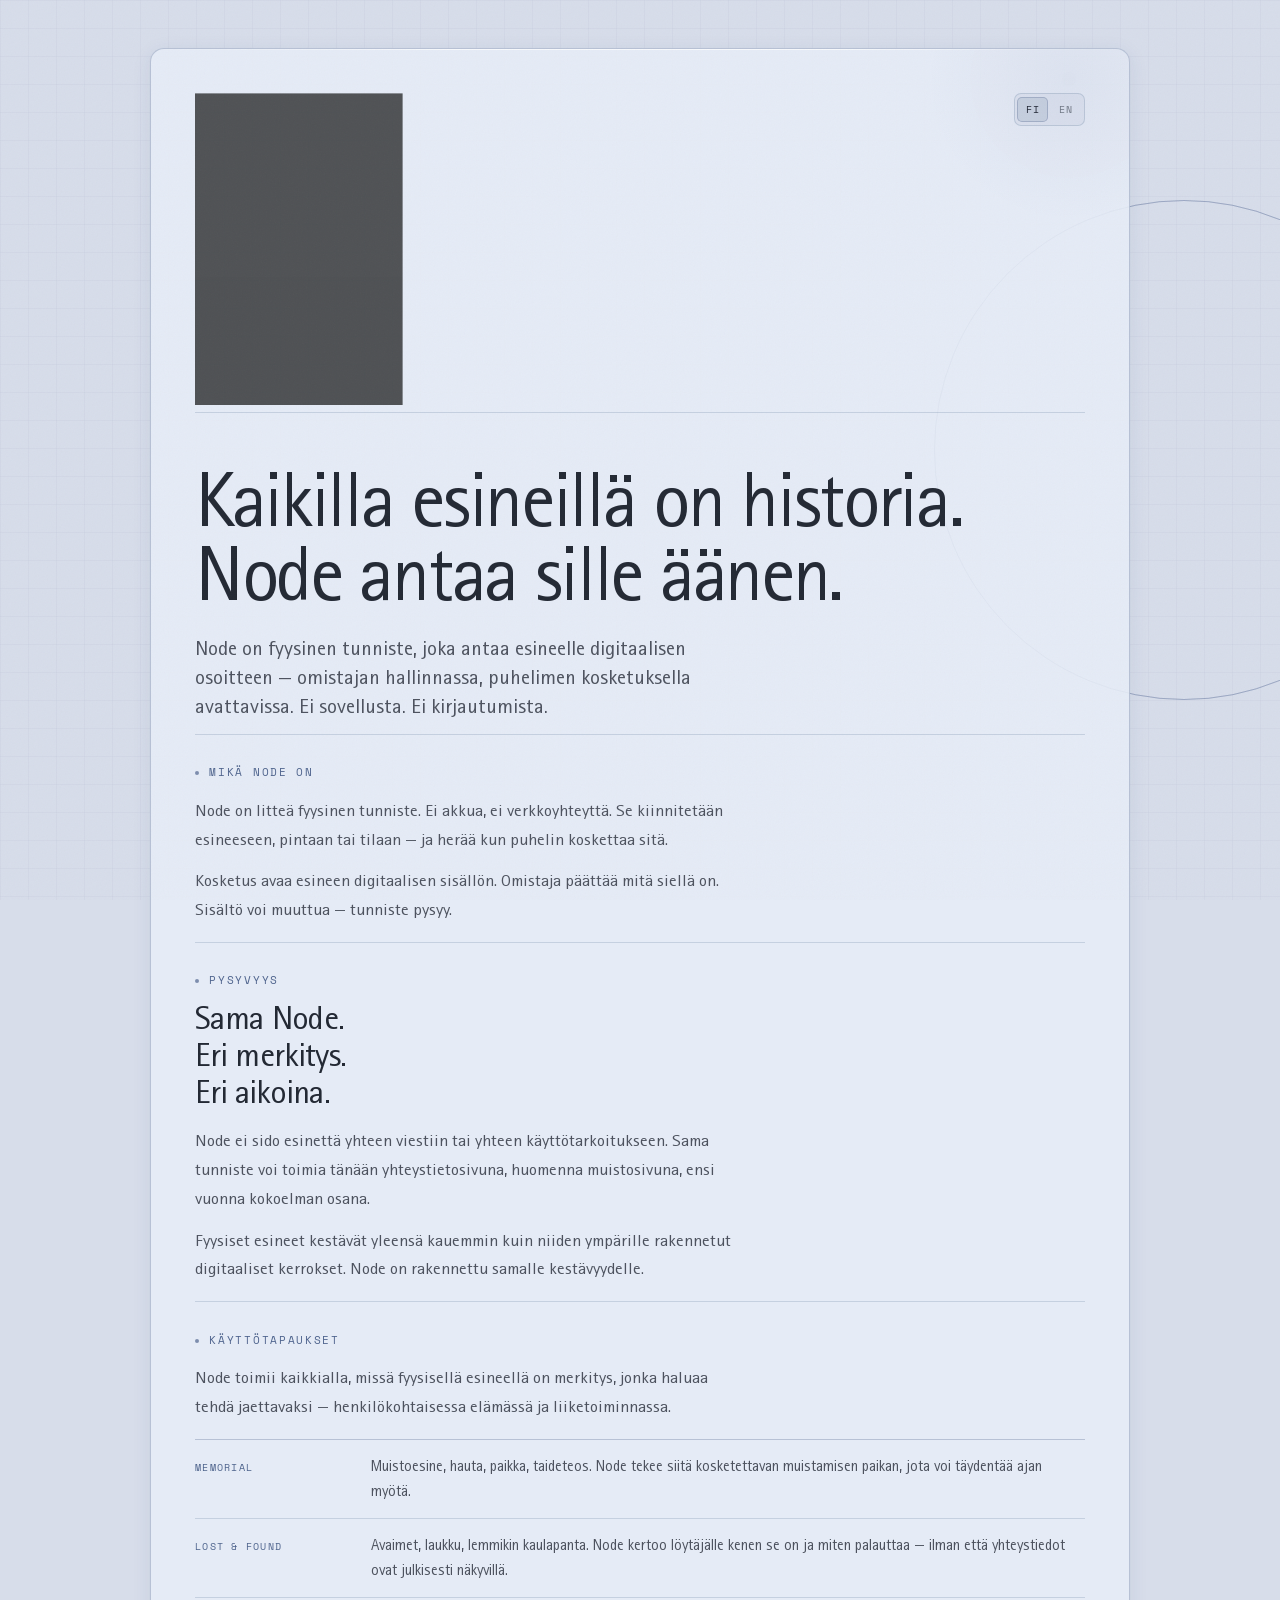
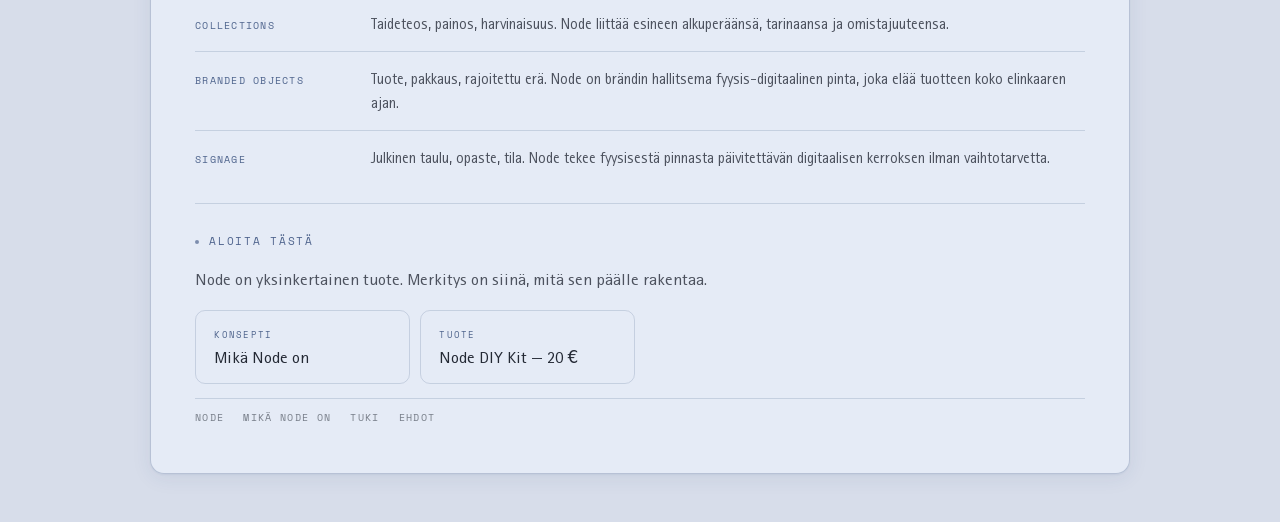
<file: index.html>
<!DOCTYPE html>
<html lang="fi" data-lang="fi">
<head>
  <meta charset="UTF-8">
  <meta name="viewport" content="width=device-width, initial-scale=1.0">
  <title>Liminall | Node — Pysyvä digitaalinen identiteetti fyysisille esineille</title>
  <meta name="description" content="Node antaa fyysiselle esineelle pysyvän digitaalisen identiteetin. Kosketus puhelimella avaa sen — ilman sovellusta, ilman kirjautumista.">
  <meta property="og:type" content="website">
  <meta property="og:url" content="https://liminall.fi/">
  <meta property="og:title" content="Liminall | Node — Pysyvä digitaalinen identiteetti fyysisille esineille">
  <meta property="og:description" content="Node antaa fyysiselle esineelle pysyvän digitaalisen identiteetin. Kosketus puhelimella avaa sen — ilman sovellusta, ilman kirjautumista.">
  <meta name="twitter:card" content="summary">
  <meta name="twitter:title" content="Liminall | Node">
  <meta name="twitter:description" content="Node antaa fyysiselle esineelle pysyvän digitaalisen identiteetin. Kosketus puhelimella avaa sen.">
  <link rel="canonical" href="https://liminall.fi/">
  <link rel="preconnect" href="https://fonts.googleapis.com">
  <link rel="preconnect" href="https://fonts.gstatic.com" crossorigin>
  <link href="https://fonts.googleapis.com/css2?family=Space+Mono&display=swap" rel="stylesheet">
  <link rel="stylesheet" href="/style.css">
  <script type="text/javascript">
    (function(c,l,a,r,i,t,y){
        c[a]=c[a]||function(){(c[a].q=c[a].q||[]).push(arguments)};
        t=l.createElement(r);t.async=1;t.src="https://www.clarity.ms/tag/"+i;
        y=l.getElementsByTagName(r)[0];y.parentNode.insertBefore(t,y);
    })(window, document, "clarity", "script", "vdme3nk2ix");
  </script>
  <script type="application/ld+json">
    {
      "@context": "https://schema.org",
      "@graph": [
        {
          "@type": "Organization",
          "@id": "https://liminall.fi/#organization",
          "name": "Liminall",
          "url": "https://liminall.fi/",
          "logo": "https://liminall.fi/images/logo.svg",
          "description": "Liminall on fyysis-digitaalinen identiteetti-infrastruktuuri fyysisille esineille."
        },
        {
          "@type": "WebSite",
          "@id": "https://liminall.fi/#website",
          "url": "https://liminall.fi/",
          "name": "Liminall",
          "publisher": { "@id": "https://liminall.fi/#organization" },
          "inLanguage": ["fi", "en"]
        },
        {
          "@type": "Product",
          "@id": "https://liminall.fi/#node",
          "name": "Liminall Node",
          "brand": { "@id": "https://liminall.fi/#organization" },
          "description": "NFC-pohjainen fyysinen tunniste, joka antaa esineelle pysyvän digitaalisen identiteetin.",
          "offers": {
            "@type": "Offer",
            "price": "20",
            "priceCurrency": "EUR",
            "availability": "https://schema.org/InStock",
            "url": "https://liminall.fi/buy/"
          }
        }
      ]
    }
  </script>
</head>
<body>

  <div class="nfc-pulse" aria-hidden="true">
    <div class="nfc-ring"></div>
    <div class="nfc-ring"></div>
    <div class="nfc-ring"></div>
  </div>

  <div class="page-shell">
    <div class="page">
      <main class="panel">

        <div class="panel-top">
          <a class="mark" href="/" aria-label="Liminall">
            <img src="/images/logo.svg" alt="Liminall">
          </a>
          <div class="lang-switch" aria-label="Language switch">
            <button type="button" data-set-lang="fi" aria-pressed="true">FI</button>
            <button type="button" data-set-lang="en" aria-pressed="false">EN</button>
          </div>
        </div>

        <div class="hero">
          <h1>
            <span data-lang="fi">Kaikilla esineillä on historia.<br>Node antaa sille äänen.</span>
            <span data-lang="en">Every object has a history.<br>Node gives it a voice.</span>
          </h1>
          <p class="lead">
            <span data-lang="fi">Node on fyysinen tunniste, joka antaa esineelle digitaalisen osoitteen — omistajan hallinnassa, puhelimen kosketuksella avattavissa. Ei sovellusta. Ei kirjautumista.</span>
            <span data-lang="en">Node is a physical tag that gives an object a digital address — owner-controlled, opened with a phone touch. No app. No login.</span>
          </p>
        </div>

        <div class="section">
          <div class="sec-label">
            <span data-lang="fi">Mikä Node on</span>
            <span data-lang="en">What Node Is</span>
          </div>
          <p class="body-text">
            <span data-lang="fi">Node on litteä fyysinen tunniste. Ei akkua, ei verkkoyhteyttä. Se kiinnitetään esineeseen, pintaan tai tilaan — ja herää kun puhelin koskettaa sitä.</span>
            <span data-lang="en">Node is a flat physical tag. No battery, no network connection. It attaches to an object, surface, or space — and activates when a phone touches it.</span>
          </p>
          <p class="body-text">
            <span data-lang="fi">Kosketus avaa esineen digitaalisen sisällön. Omistaja päättää mitä siellä on. Sisältö voi muuttua — tunniste pysyy.</span>
            <span data-lang="en">Touch opens the object's digital content. The owner decides what's there. The content can change — the tag stays.</span>
          </p>
        </div>

        <div class="section">
          <div class="sec-label">
            <span data-lang="fi">Pysyvyys</span>
            <span data-lang="en">Persistence</span>
          </div>
          <p class="sec-heading">
            <span data-lang="fi">Sama Node.<br>Eri merkitys.<br>Eri aikoina.</span>
            <span data-lang="en">Same Node.<br>Different meaning.<br>Different times.</span>
          </p>
          <p class="body-text">
            <span data-lang="fi">Node ei sido esinettä yhteen viestiin tai yhteen käyttötarkoitukseen. Sama tunniste voi toimia tänään yhteystietosivuna, huomenna muistosivuna, ensi vuonna kokoelman osana.</span>
            <span data-lang="en">Node doesn't bind an object to one message or one use case. The same tag can work today as a contact page, tomorrow as a memorial, next year as part of a collection.</span>
          </p>
          <p class="body-text">
            <span data-lang="fi">Fyysiset esineet kestävät yleensä kauemmin kuin niiden ympärille rakennetut digitaaliset kerrokset. Node on rakennettu samalle kestävyydelle.</span>
            <span data-lang="en">Physical objects usually outlast the digital layers built around them. Node is built for the same durability.</span>
          </p>
        </div>

        <div class="section">
          <div class="sec-label">
            <span data-lang="fi">Käyttötapaukset</span>
            <span data-lang="en">Use cases</span>
          </div>
          <p class="body-text">
            <span data-lang="fi">Node toimii kaikkialla, missä fyysisellä esineellä on merkitys, jonka haluaa tehdä jaettavaksi — henkilökohtaisessa elämässä ja liiketoiminnassa.</span>
            <span data-lang="en">Node works anywhere a physical object carries meaning worth sharing — in personal life and in business.</span>
          </p>
          <div class="r-list">
            <div class="r-row">
              <div class="r-name">Memorial</div>
              <p class="r-desc">
                <span data-lang="fi">Muistoesine, hauta, paikka, taideteos. Node tekee siitä kosketettavan muistamisen paikan, jota voi täydentää ajan myötä.</span>
                <span data-lang="en">A keepsake, grave, place, artwork. Node makes it a touchable place of remembrance that can grow over time.</span>
              </p>
            </div>
            <div class="r-row">
              <div class="r-name">Lost &amp; Found</div>
              <p class="r-desc">
                <span data-lang="fi">Avaimet, laukku, lemmikin kaulapanta. Node kertoo löytäjälle kenen se on ja miten palauttaa — ilman että yhteystiedot ovat julkisesti näkyvillä.</span>
                <span data-lang="en">Keys, luggage, a pet's collar. Node tells the finder whose it is and how to return it — without exposing your contact details publicly.</span>
              </p>
            </div>
            <div class="r-row">
              <div class="r-name">Collections</div>
              <p class="r-desc">
                <span data-lang="fi">Taideteos, painos, harvinaisuus. Node liittää esineen alkuperäänsä, tarinaansa ja omistajuuteensa.</span>
                <span data-lang="en">An artwork, edition, rarity. Node connects an object to its origin, story, and ownership chain.</span>
              </p>
            </div>
            <div class="r-row">
              <div class="r-name">Branded Objects</div>
              <p class="r-desc">
                <span data-lang="fi">Tuote, pakkaus, rajoitettu erä. Node on brändin hallitsema fyysis-digitaalinen pinta, joka elää tuotteen koko elinkaaren ajan.</span>
                <span data-lang="en">A product, package, limited edition. Node is a brand-controlled physical-digital surface that lives through the entire product lifecycle.</span>
              </p>
            </div>
            <div class="r-row">
              <div class="r-name">Signage</div>
              <p class="r-desc">
                <span data-lang="fi">Julkinen taulu, opaste, tila. Node tekee fyysisestä pinnasta päivitettävän digitaalisen kerroksen ilman vaihtotarvetta.</span>
                <span data-lang="en">A public board, sign, space. Node turns a physical surface into an updatable digital layer without replacement.</span>
              </p>
            </div>
          </div>
        </div>

        <div class="section" style="border-bottom: none; padding-bottom: 0;">
          <div class="sec-label">
            <span data-lang="fi">Aloita tästä</span>
            <span data-lang="en">Start here</span>
          </div>
          <p class="body-text">
            <span data-lang="fi">Node on yksinkertainen tuote. Merkitys on siinä, mitä sen päälle rakentaa.</span>
            <span data-lang="en">Node is a simple product. The meaning is in what you build on top of it.</span>
          </p>
          <div class="entries">
            <a class="entry-link" href="/what/">
              <span class="entry-tag">
                <span data-lang="fi">Konsepti</span>
                <span data-lang="en">Concept</span>
              </span>
              <span class="entry-title">
                <span data-lang="fi">Mikä Node on</span>
                <span data-lang="en">What Node Is</span>
              </span>
            </a>
            <a class="entry-link" href="/node/">
              <span class="entry-tag">
                <span data-lang="fi">Tuote</span>
                <span data-lang="en">Product</span>
              </span>
              <span class="entry-title">Node DIY Kit — 20 €</span>
            </a>
          </div>
        </div>

        <nav class="site-nav" aria-label="Primary">
          <a href="/node/">Node</a>
          <a href="/what/">
            <span data-lang="fi">Mikä Node on</span>
            <span data-lang="en">What Node Is</span>
          </a>
          <a href="/support/">
            <span data-lang="fi">Tuki</span>
            <span data-lang="en">Support</span>
          </a>
          <a href="/terms/">
            <span data-lang="fi">Ehdot</span>
            <span data-lang="en">Terms</span>
          </a>
        </nav>

      </main>
    </div>
  </div>

  <script>
    const root = document.documentElement;
    const buttons = document.querySelectorAll("[data-set-lang]");
    function setLang(lang) {
      root.lang = lang;
      root.dataset.lang = lang;
      buttons.forEach(b => b.setAttribute("aria-pressed", String(b.dataset.setLang === lang)));
    }
    setLang("fi");
    buttons.forEach(b => b.addEventListener("click", () => setLang(b.dataset.setLang)));
  </script>
</body>
</html>
</file>
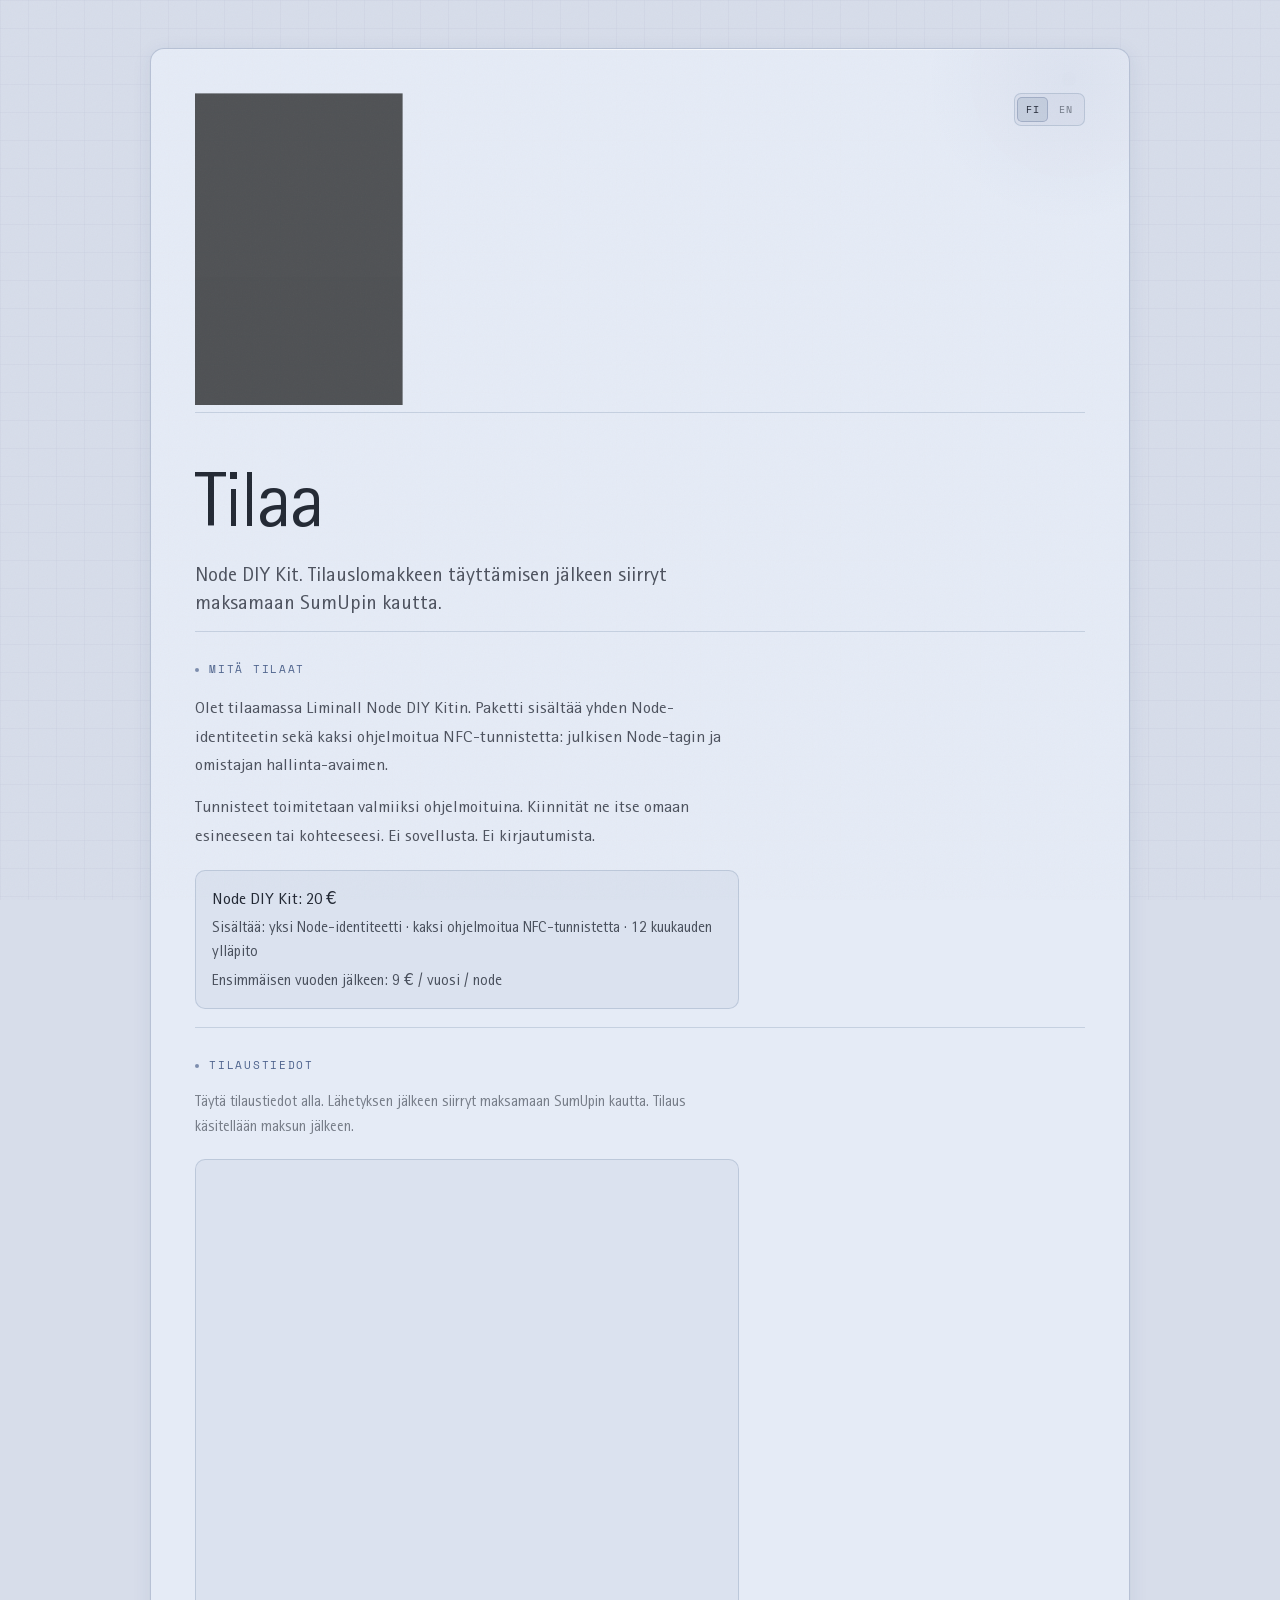
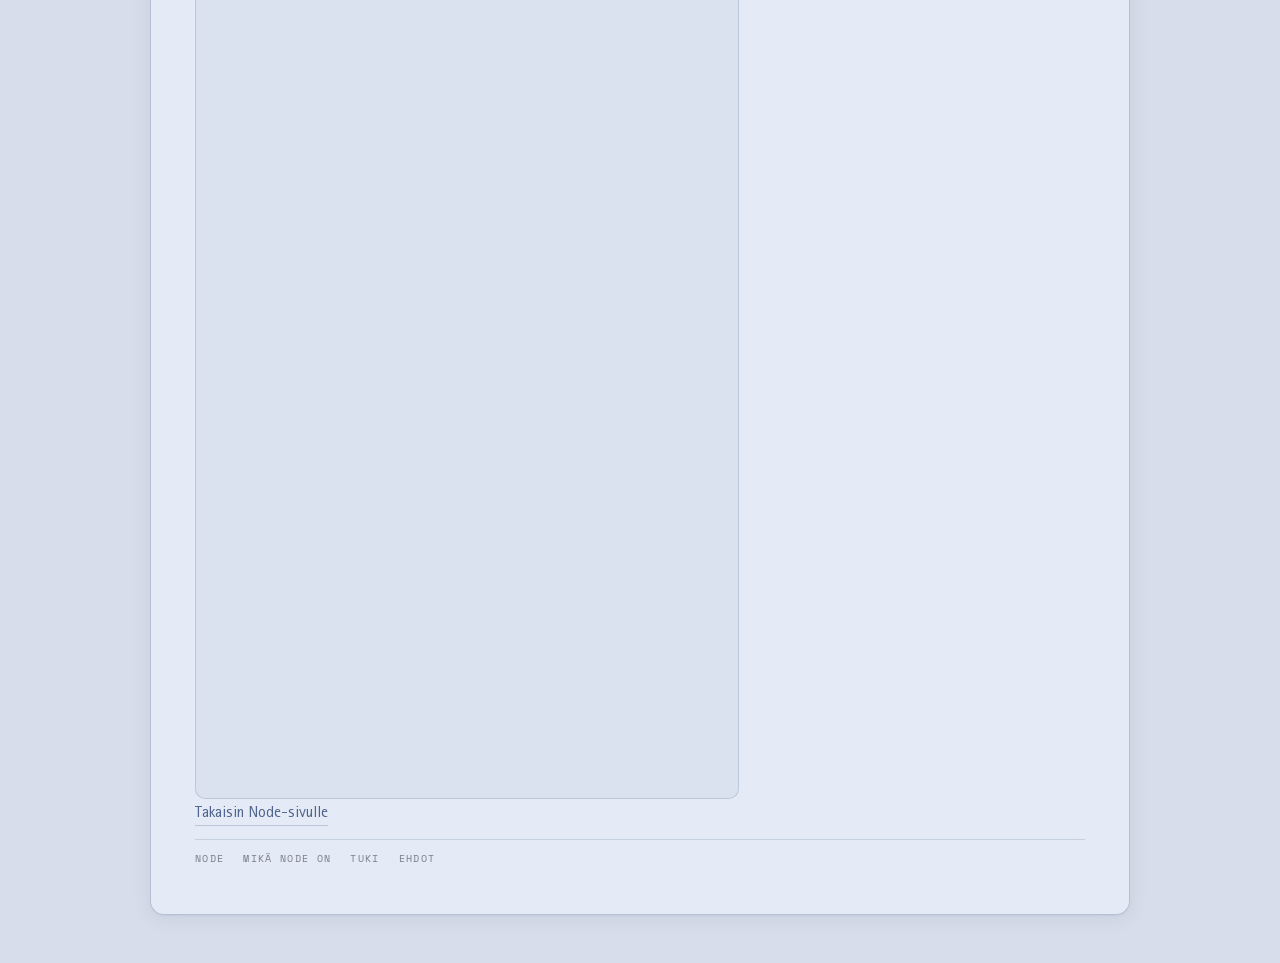
<file: buy/index.html>
<!DOCTYPE html>
<html lang="fi" data-lang="fi">
<head>
  <meta charset="UTF-8">
  <meta name="viewport" content="width=device-width, initial-scale=1.0">
  <title>Liminall | Tilaa Node DIY Kit</title>
  <meta name="description" content="Tilaa Liminall Node DIY Kit — 20 €. Yksi Node-identiteetti, kaksi ohjelmoitua NFC-tunnistetta, 12 kk ylläpito.">
  <link rel="canonical" href="https://liminall.fi/buy/">
  <link rel="preconnect" href="https://fonts.googleapis.com">
  <link rel="preconnect" href="https://fonts.gstatic.com" crossorigin>
  <link href="https://fonts.googleapis.com/css2?family=Space+Mono&display=swap" rel="stylesheet">
  <link rel="stylesheet" href="/style.css">
  <script type="text/javascript">
    (function(c,l,a,r,i,t,y){
        c[a]=c[a]||function(){(c[a].q=c[a].q||[]).push(arguments)};
        t=l.createElement(r);t.async=1;t.src="https://www.clarity.ms/tag/"+i;
        y=l.getElementsByTagName(r)[0];y.parentNode.insertBefore(t,y);
    })(window, document, "clarity", "script", "vdme3nk2ix");
  </script>
</head>
<body>
  <div class="page-shell">
    <div class="page">
      <main class="panel">

        <div class="panel-top">
          <a class="mark" href="/" aria-label="Liminall">
            <img src="/images/logo.svg" alt="Liminall">
          </a>
          <div class="lang-switch" aria-label="Language switch">
            <button type="button" data-set-lang="fi" aria-pressed="true">FI</button>
            <button type="button" data-set-lang="en" aria-pressed="false">EN</button>
          </div>
        </div>

        <div class="hero">
          <h1>
            <span data-lang="fi">Tilaa</span>
            <span data-lang="en">Order</span>
          </h1>
          <p class="lead">
            <span data-lang="fi">Node DIY Kit. Tilauslomakkeen täyttämisen jälkeen siirryt maksamaan SumUpin kautta.</span>
            <span data-lang="en">Node DIY Kit. After filling in the order form, you continue to payment through SumUp.</span>
          </p>
        </div>

        <div class="section">
          <div class="sec-label">
            <span data-lang="fi">Mitä tilaat</span>
            <span data-lang="en">What you're ordering</span>
          </div>
          <p class="body-text">
            <span data-lang="fi">Olet tilaamassa Liminall Node DIY Kitin. Paketti sisältää yhden Node-identiteetin sekä kaksi ohjelmoitua NFC-tunnistetta: julkisen Node-tagin ja omistajan hallinta-avaimen.</span>
            <span data-lang="en">You are ordering the Liminall Node DIY Kit. The kit includes one Node identity and two programmed NFC tags: a public Node tag and an owner control key.</span>
          </p>
          <p class="body-text">
            <span data-lang="fi">Tunnisteet toimitetaan valmiiksi ohjelmoituina. Kiinnität ne itse omaan esineeseen tai kohteeseesi. Ei sovellusta. Ei kirjautumista.</span>
            <span data-lang="en">The tags are delivered pre-programmed. You attach them yourself to your own object or target. No app. No login.</span>
          </p>
          <div class="order-summary">
            <p class="price-line">
              <span data-lang="fi">Node DIY Kit: 20 €</span>
              <span data-lang="en">Node DIY Kit: €20</span>
            </p>
            <p class="inclusion-line">
              <span data-lang="fi">Sisältää: yksi Node-identiteetti · kaksi ohjelmoitua NFC-tunnistetta · 12 kuukauden ylläpito</span>
              <span data-lang="en">Includes: one Node identity · two programmed NFC tags · 12 months of upkeep</span>
            </p>
            <p class="inclusion-line">
              <span data-lang="fi">Ensimmäisen vuoden jälkeen: 9 € / vuosi / node</span>
              <span data-lang="en">After the first year: €9 / year / node</span>
            </p>
          </div>
        </div>

        <div class="section" style="border-bottom: none; padding-bottom: 0;">
          <div class="sec-label">
            <span data-lang="fi">Tilaustiedot</span>
            <span data-lang="en">Order details</span>
          </div>
          <p class="form-note">
            <span data-lang="fi">Täytä tilaustiedot alla. Lähetyksen jälkeen siirryt maksamaan SumUpin kautta. Tilaus käsitellään maksun jälkeen.</span>
            <span data-lang="en">Fill in the order details below. After submission, you continue to payment through SumUp. The order is processed after payment.</span>
          </p>
          <div class="order-form">
            <iframe data-tally-src="https://tally.so/embed/oblXdV?alignLeft=1&hideTitle=1&transparentBackground=1&dynamicHeight=1" loading="lazy" width="100%" height="1206" frameborder="0" marginheight="0" marginwidth="0" title="Liminall Node DIY Kit"></iframe>
          </div>
          <p>
            <a class="secondary-link" href="/node/">
              <span data-lang="fi">Takaisin Node-sivulle</span>
              <span data-lang="en">Back to Node</span>
            </a>
          </p>
        </div>

        <nav class="site-nav" aria-label="Primary">
          <a href="/node/">Node</a>
          <a href="/what/">
            <span data-lang="fi">Mikä Node on</span>
            <span data-lang="en">What Node Is</span>
          </a>
          <a href="/support/">
            <span data-lang="fi">Tuki</span>
            <span data-lang="en">Support</span>
          </a>
          <a href="/terms/">
            <span data-lang="fi">Ehdot</span>
            <span data-lang="en">Terms</span>
          </a>
        </nav>

      </main>
    </div>
  </div>

  <script>
    const root = document.documentElement;
    const buttons = document.querySelectorAll("[data-set-lang]");
    function setLang(lang) {
      root.lang = lang;
      root.dataset.lang = lang;
      buttons.forEach(b => b.setAttribute("aria-pressed", String(b.dataset.setLang === lang)));
    }
    setLang("fi");
    buttons.forEach(b => b.addEventListener("click", () => setLang(b.dataset.setLang)));
  </script>

  <script>
    var d = document;
    var w = "https://tally.so/widgets/embed.js";
    var v = function () {
      if (typeof Tally !== "undefined") {
        Tally.loadEmbeds();
      } else {
        d.querySelectorAll("iframe[data-tally-src]:not([src])").forEach(function (e) {
          e.src = e.dataset.tallySrc;
        });
      }
    };
    if (typeof Tally !== "undefined") { v(); }
    else if (d.querySelector('script[src="' + w + '"]') == null) {
      var s = d.createElement("script"); s.src = w; s.onload = v; s.onerror = v; d.body.appendChild(s);
    }
  </script>
</body>
</html>
</file>
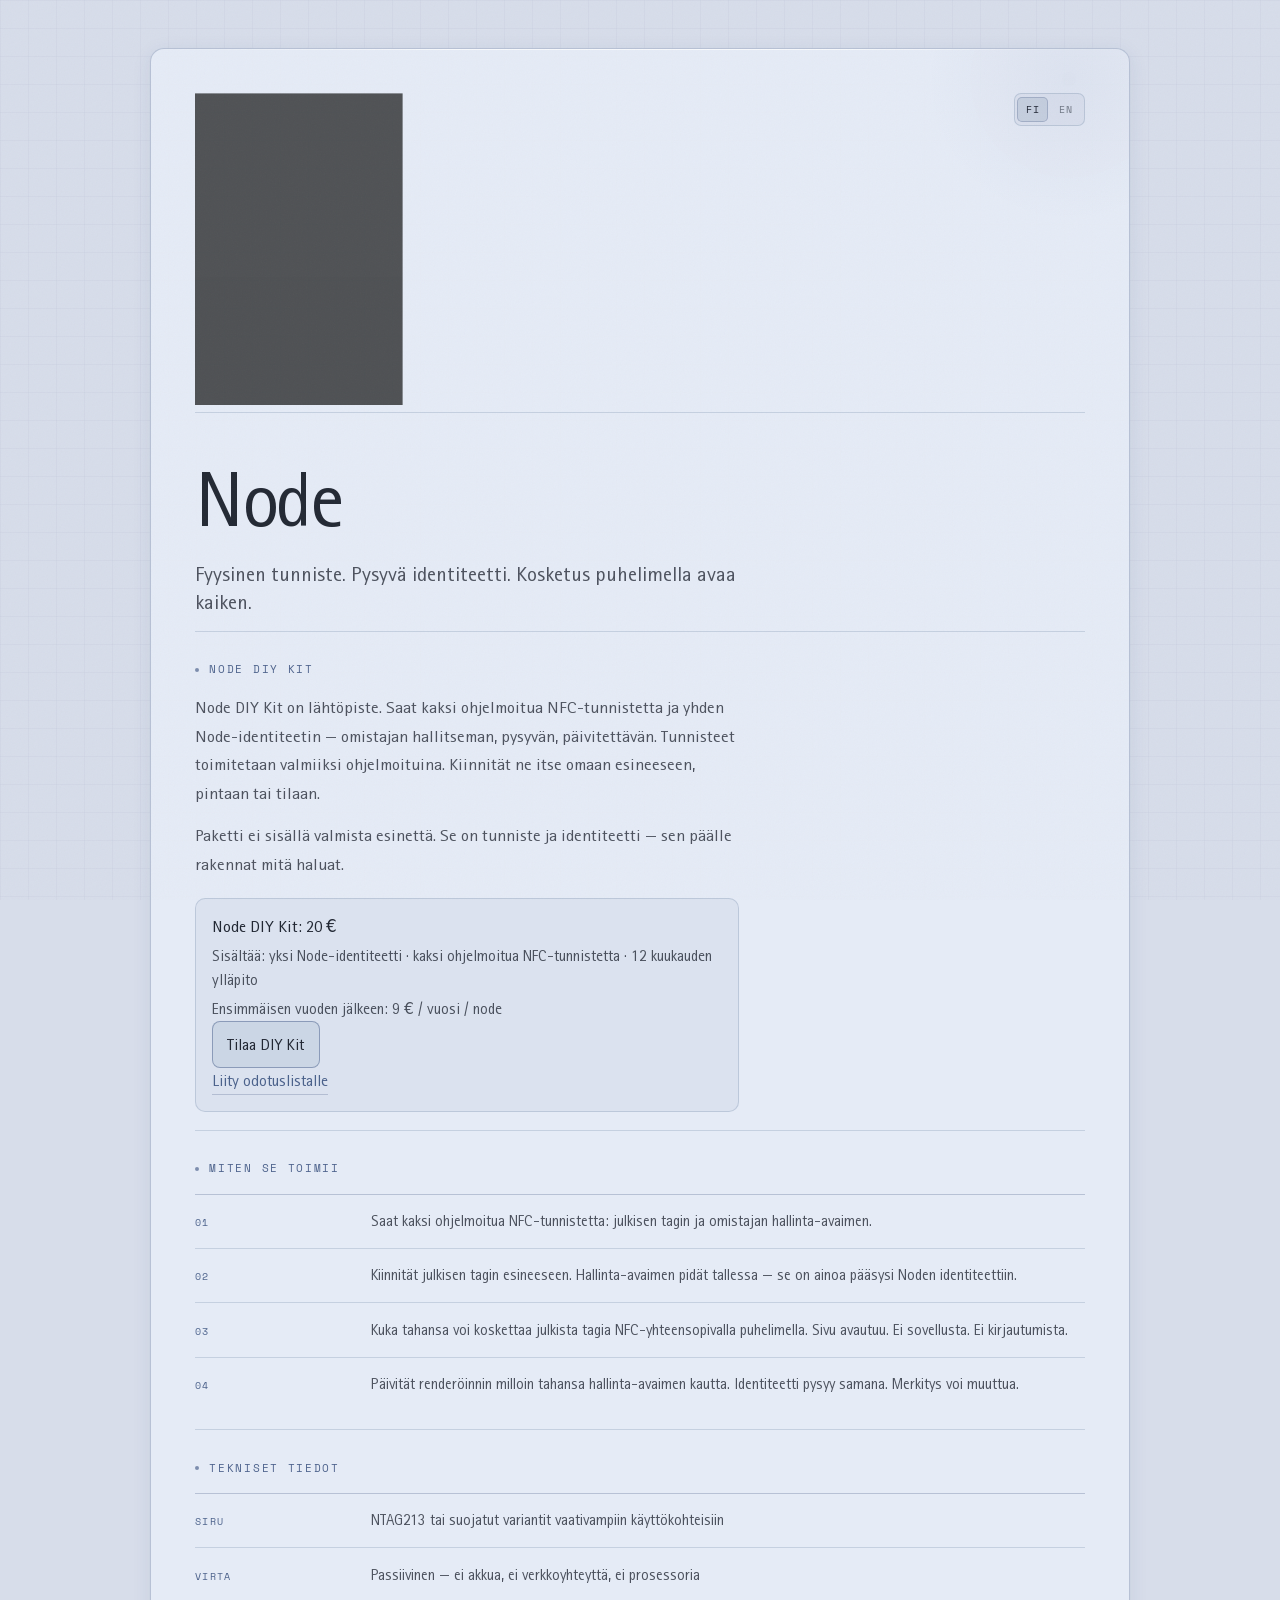
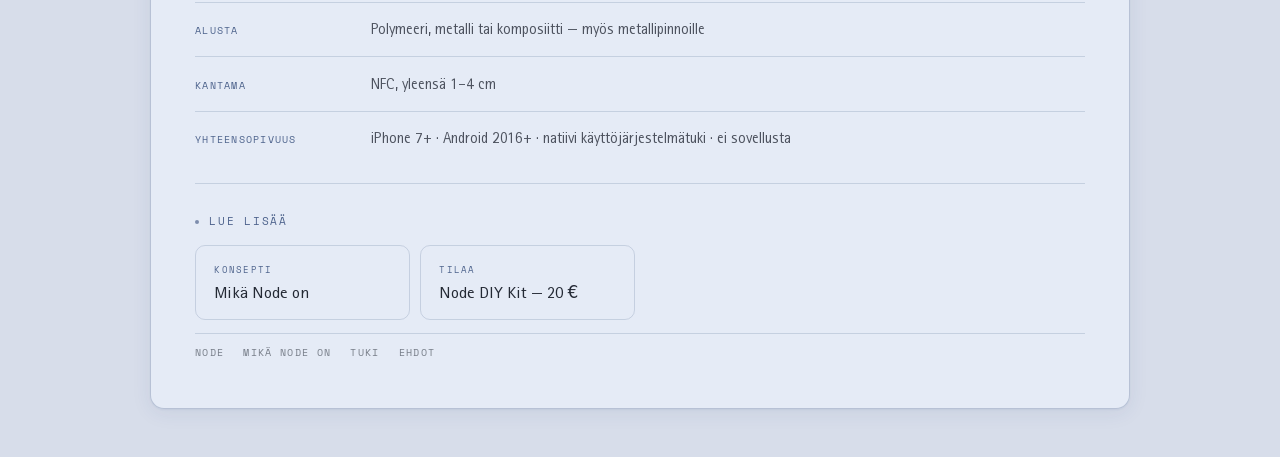
<file: node/index.html>
<!DOCTYPE html>
<html lang="fi" data-lang="fi">
<head>
  <meta charset="UTF-8">
  <meta name="viewport" content="width=device-width, initial-scale=1.0">
  <title>Liminall | Node DIY Kit — 20 €</title>
  <meta name="description" content="Node DIY Kit sisältää yhden Node-identiteetin ja kaksi ohjelmoitua NFC-tunnistetta. 20 € — sisältää 12 kk ylläpidon. Kiinnität itse omaan esineeseen.">
  <meta property="og:type" content="website">
  <meta property="og:url" content="https://liminall.fi/node/">
  <meta property="og:title" content="Liminall | Node DIY Kit — 20 €">
  <meta property="og:description" content="Node DIY Kit: yksi Node-identiteetti, kaksi ohjelmoitua NFC-tunnistetta, 12 kk ylläpito.">
  <link rel="canonical" href="https://liminall.fi/node/">
  <link rel="preconnect" href="https://fonts.googleapis.com">
  <link rel="preconnect" href="https://fonts.gstatic.com" crossorigin>
  <link href="https://fonts.googleapis.com/css2?family=Space+Mono&display=swap" rel="stylesheet">
  <link rel="stylesheet" href="/style.css">
  <script type="text/javascript">
    (function(c,l,a,r,i,t,y){
        c[a]=c[a]||function(){(c[a].q=c[a].q||[]).push(arguments)};
        t=l.createElement(r);t.async=1;t.src="https://www.clarity.ms/tag/"+i;
        y=l.getElementsByTagName(r)[0];y.parentNode.insertBefore(t,y);
    })(window, document, "clarity", "script", "vdme3nk2ix");
  </script>
</head>
<body>
  <div class="page-shell">
    <div class="page">
      <main class="panel">

        <div class="panel-top">
          <a class="mark" href="/" aria-label="Liminall">
            <img src="/images/logo.svg" alt="Liminall">
          </a>
          <div class="lang-switch" aria-label="Language switch">
            <button type="button" data-set-lang="fi" aria-pressed="true">FI</button>
            <button type="button" data-set-lang="en" aria-pressed="false">EN</button>
          </div>
        </div>

        <div class="hero">
          <h1>Node</h1>
          <p class="lead">
            <span data-lang="fi">Fyysinen tunniste. Pysyvä identiteetti. Kosketus puhelimella avaa kaiken.</span>
            <span data-lang="en">A physical tag. A persistent identity. A phone touch opens everything.</span>
          </p>
        </div>

        <div class="section">
          <div class="sec-label">Node DIY Kit</div>
          <p class="body-text">
            <span data-lang="fi">Node DIY Kit on lähtöpiste. Saat kaksi ohjelmoitua NFC-tunnistetta ja yhden Node-identiteetin — omistajan hallitseman, pysyvän, päivitettävän. Tunnisteet toimitetaan valmiiksi ohjelmoituina. Kiinnität ne itse omaan esineeseen, pintaan tai tilaan.</span>
            <span data-lang="en">The Node DIY Kit is the entry point. You get two programmed NFC tags and one Node identity — owner-controlled, persistent, updatable. The tags are delivered pre-programmed. You attach them yourself to your own object, surface, or space.</span>
          </p>
          <p class="body-text">
            <span data-lang="fi">Paketti ei sisällä valmista esinettä. Se on tunniste ja identiteetti — sen päälle rakennat mitä haluat.</span>
            <span data-lang="en">The kit does not include a finished object. It's a tag and an identity — you build on top of it what you want.</span>
          </p>
          <div class="order-summary">
            <p class="price-line">
              <span data-lang="fi">Node DIY Kit: 20 €</span>
              <span data-lang="en">Node DIY Kit: €20</span>
            </p>
            <p class="inclusion-line">
              <span data-lang="fi">Sisältää: yksi Node-identiteetti · kaksi ohjelmoitua NFC-tunnistetta · 12 kuukauden ylläpito</span>
              <span data-lang="en">Includes: one Node identity · two programmed NFC tags · 12 months of upkeep</span>
            </p>
            <p class="inclusion-line">
              <span data-lang="fi">Ensimmäisen vuoden jälkeen: 9 € / vuosi / node</span>
              <span data-lang="en">After the first year: €9 / year / node</span>
            </p>
            <p>
              <a class="cta-link" href="/buy/">
                <span data-lang="fi">Tilaa DIY Kit</span>
                <span data-lang="en">Order DIY Kit</span>
              </a>
            </p>
            <p>
              <a class="secondary-link" href="/waitlist/">
                <span data-lang="fi">Liity odotuslistalle</span>
                <span data-lang="en">Join the waitlist</span>
              </a>
            </p>
          </div>
        </div>

        <div class="section">
          <div class="sec-label">
            <span data-lang="fi">Miten se toimii</span>
            <span data-lang="en">How it works</span>
          </div>
          <div class="r-list">
            <div class="r-row">
              <div class="r-name">01</div>
              <p class="r-desc">
                <span data-lang="fi">Saat kaksi ohjelmoitua NFC-tunnistetta: julkisen tagin ja omistajan hallinta-avaimen.</span>
                <span data-lang="en">You receive two programmed NFC tags: a public tag and an owner control key.</span>
              </p>
            </div>
            <div class="r-row">
              <div class="r-name">02</div>
              <p class="r-desc">
                <span data-lang="fi">Kiinnität julkisen tagin esineeseen. Hallinta-avaimen pidät tallessa — se on ainoa pääsysi Noden identiteettiin.</span>
                <span data-lang="en">You attach the public tag to the object. You keep the control key safe — it's your only access to the Node's identity.</span>
              </p>
            </div>
            <div class="r-row">
              <div class="r-name">03</div>
              <p class="r-desc">
                <span data-lang="fi">Kuka tahansa voi koskettaa julkista tagia NFC-yhteensopivalla puhelimella. Sivu avautuu. Ei sovellusta. Ei kirjautumista.</span>
                <span data-lang="en">Anyone can touch the public tag with an NFC-enabled phone. The page opens. No app. No login.</span>
              </p>
            </div>
            <div class="r-row">
              <div class="r-name">04</div>
              <p class="r-desc">
                <span data-lang="fi">Päivität renderöinnin milloin tahansa hallinta-avaimen kautta. Identiteetti pysyy samana. Merkitys voi muuttua.</span>
                <span data-lang="en">You update the rendering at any time through the control key. The identity stays the same. The meaning can change.</span>
              </p>
            </div>
          </div>
        </div>

        <div class="section">
          <div class="sec-label">
            <span data-lang="fi">Tekniset tiedot</span>
            <span data-lang="en">Technical details</span>
          </div>
          <div class="r-list">
            <div class="r-row">
              <div class="r-name">
                <span data-lang="fi">Siru</span>
                <span data-lang="en">Chip</span>
              </div>
              <p class="r-desc">
                <span data-lang="fi">NTAG213 tai suojatut variantit vaativampiin käyttökohteisiin</span>
                <span data-lang="en">NTAG213 or protected variants for demanding use cases</span>
              </p>
            </div>
            <div class="r-row">
              <div class="r-name">
                <span data-lang="fi">Virta</span>
                <span data-lang="en">Power</span>
              </div>
              <p class="r-desc">
                <span data-lang="fi">Passiivinen — ei akkua, ei verkkoyhteyttä, ei prosessoria</span>
                <span data-lang="en">Passive — no battery, no network connection, no processor</span>
              </p>
            </div>
            <div class="r-row">
              <div class="r-name">
                <span data-lang="fi">Alusta</span>
                <span data-lang="en">Substrate</span>
              </div>
              <p class="r-desc">
                <span data-lang="fi">Polymeeri, metalli tai komposiitti — myös metallipinnoille</span>
                <span data-lang="en">Polymer, metal, or composite — including metal-surface versions</span>
              </p>
            </div>
            <div class="r-row">
              <div class="r-name">
                <span data-lang="fi">Kantama</span>
                <span data-lang="en">Range</span>
              </div>
              <p class="r-desc">
                <span data-lang="fi">NFC, yleensä 1–4 cm</span>
                <span data-lang="en">NFC, typically 1–4 cm</span>
              </p>
            </div>
            <div class="r-row">
              <div class="r-name">
                <span data-lang="fi">Yhteensopivuus</span>
                <span data-lang="en">Compatibility</span>
              </div>
              <p class="r-desc">
                <span data-lang="fi">iPhone 7+ · Android 2016+ · natiivi käyttöjärjestelmätuki · ei sovellusta</span>
                <span data-lang="en">iPhone 7+ · Android 2016+ · native OS support · no app required</span>
              </p>
            </div>
          </div>
        </div>

        <div class="section" style="border-bottom: none; padding-bottom: 0;">
          <div class="sec-label">
            <span data-lang="fi">Lue lisää</span>
            <span data-lang="en">Learn more</span>
          </div>
          <div class="entries">
            <a class="entry-link" href="/what/">
              <span class="entry-tag">
                <span data-lang="fi">Konsepti</span>
                <span data-lang="en">Concept</span>
              </span>
              <span class="entry-title">
                <span data-lang="fi">Mikä Node on</span>
                <span data-lang="en">What Node Is</span>
              </span>
            </a>
            <a class="entry-link" href="/buy/">
              <span class="entry-tag">
                <span data-lang="fi">Tilaa</span>
                <span data-lang="en">Order</span>
              </span>
              <span class="entry-title">Node DIY Kit — 20 €</span>
            </a>
          </div>
        </div>

        <nav class="site-nav" aria-label="Primary">
          <a href="/node/">Node</a>
          <a href="/what/">
            <span data-lang="fi">Mikä Node on</span>
            <span data-lang="en">What Node Is</span>
          </a>
          <a href="/support/">
            <span data-lang="fi">Tuki</span>
            <span data-lang="en">Support</span>
          </a>
          <a href="/terms/">
            <span data-lang="fi">Ehdot</span>
            <span data-lang="en">Terms</span>
          </a>
        </nav>

      </main>
    </div>
  </div>

  <script>
    const root = document.documentElement;
    const buttons = document.querySelectorAll("[data-set-lang]");
    function setLang(lang) {
      root.lang = lang;
      root.dataset.lang = lang;
      buttons.forEach(b => b.setAttribute("aria-pressed", String(b.dataset.setLang === lang)));
    }
    setLang("fi");
    buttons.forEach(b => b.addEventListener("click", () => setLang(b.dataset.setLang)));
  </script>
</body>
</html>
</file>
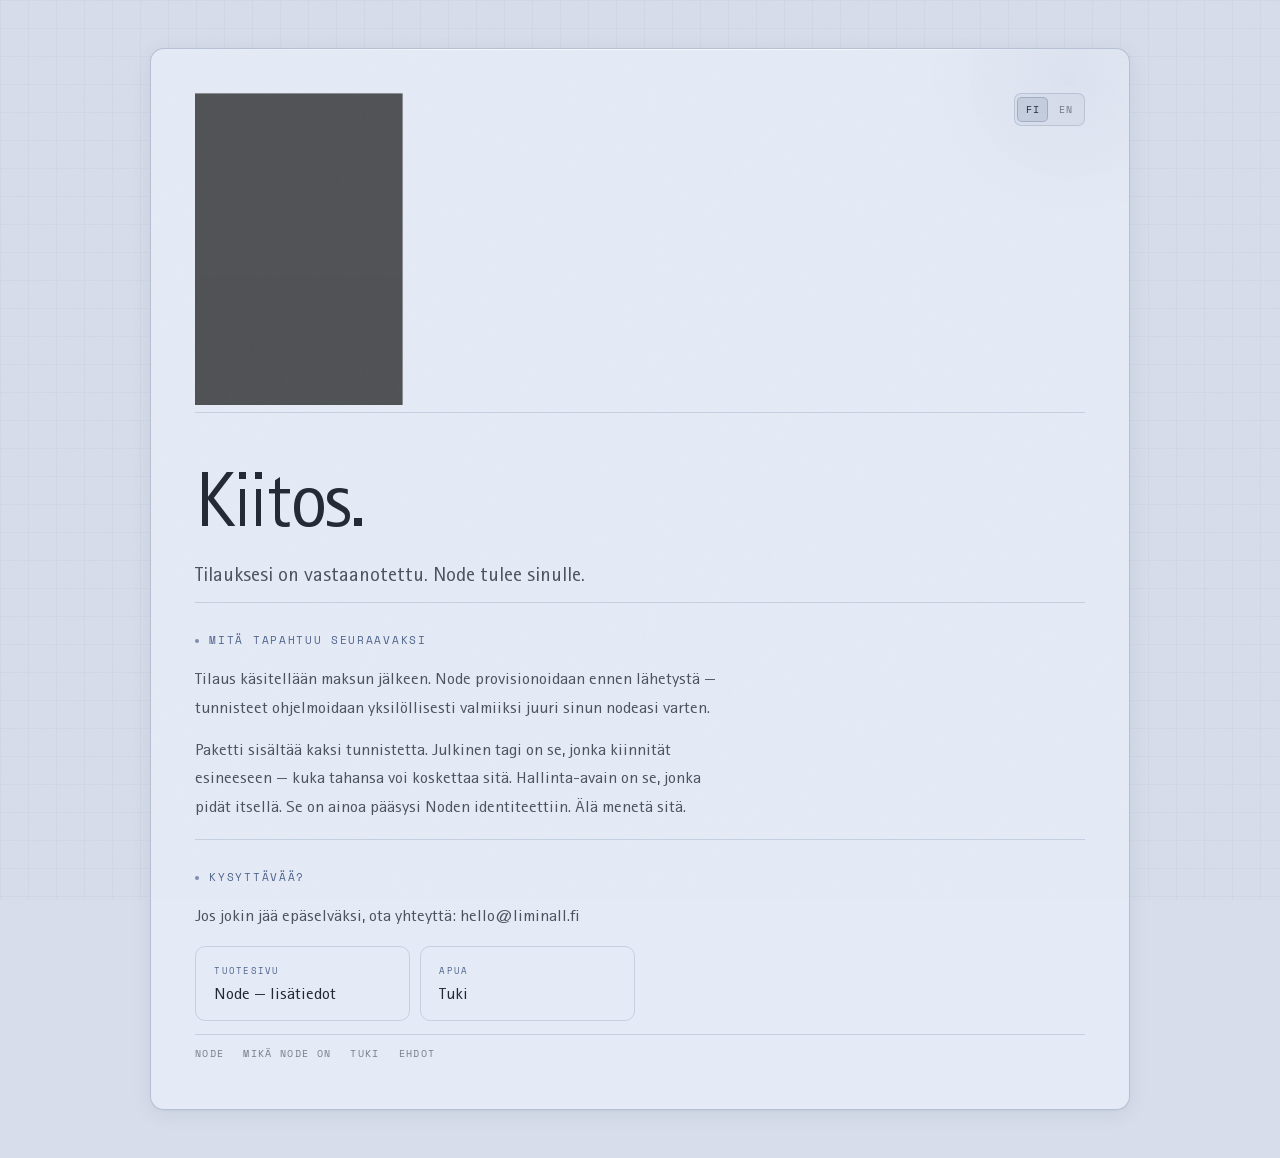
<file: success/index.html>
<!DOCTYPE html>
<html lang="fi" data-lang="fi">
<head>
  <meta charset="UTF-8">
  <meta name="viewport" content="width=device-width, initial-scale=1.0">
  <title>Liminall | Kiitos tilauksesta</title>
  <meta name="description" content="Kiitos tilauksesta. Node provisionoidaan ennen lähetystä — tunnisteet ohjelmoidaan yksilöllisesti valmiiksi.">
  <link rel="preconnect" href="https://fonts.googleapis.com">
  <link rel="preconnect" href="https://fonts.gstatic.com" crossorigin>
  <link href="https://fonts.googleapis.com/css2?family=Space+Mono&display=swap" rel="stylesheet">
  <link rel="stylesheet" href="/style.css">
  <script type="text/javascript">
    (function(c,l,a,r,i,t,y){
        c[a]=c[a]||function(){(c[a].q=c[a].q||[]).push(arguments)};
        t=l.createElement(r);t.async=1;t.src="https://www.clarity.ms/tag/"+i;
        y=l.getElementsByTagName(r)[0];y.parentNode.insertBefore(t,y);
    })(window, document, "clarity", "script", "vdme3nk2ix");
  </script>
</head>
<body>
  <div class="page-shell">
    <div class="page">
      <main class="panel">

        <div class="panel-top">
          <a class="mark" href="/" aria-label="Liminall">
            <img src="/images/logo.svg" alt="Liminall">
          </a>
          <div class="lang-switch" aria-label="Language switch">
            <button type="button" data-set-lang="fi" aria-pressed="true">FI</button>
            <button type="button" data-set-lang="en" aria-pressed="false">EN</button>
          </div>
        </div>

        <div class="hero">
          <h1>
            <span data-lang="fi">Kiitos.</span>
            <span data-lang="en">Thank you.</span>
          </h1>
          <p class="lead">
            <span data-lang="fi">Tilauksesi on vastaanotettu. Node tulee sinulle.</span>
            <span data-lang="en">Your order has been received. Node is coming to you.</span>
          </p>
        </div>

        <div class="section">
          <div class="sec-label">
            <span data-lang="fi">Mitä tapahtuu seuraavaksi</span>
            <span data-lang="en">What happens next</span>
          </div>
          <p class="body-text">
            <span data-lang="fi">Tilaus käsitellään maksun jälkeen. Node provisionoidaan ennen lähetystä — tunnisteet ohjelmoidaan yksilöllisesti valmiiksi juuri sinun nodeasi varten.</span>
            <span data-lang="en">The order is processed after payment. The Node is provisioned before shipping — the tags are programmed individually, specifically for your Node.</span>
          </p>
          <p class="body-text">
            <span data-lang="fi">Paketti sisältää kaksi tunnistetta. Julkinen tagi on se, jonka kiinnität esineeseen — kuka tahansa voi koskettaa sitä. Hallinta-avain on se, jonka pidät itsellä. Se on ainoa pääsysi Noden identiteettiin. Älä menetä sitä.</span>
            <span data-lang="en">The package includes two tags. The public tag is the one you attach to the object — anyone can touch it. The control key is the one you keep. It is your only access to the Node's identity. Don't lose it.</span>
          </p>
        </div>

        <div class="section" style="border-bottom: none; padding-bottom: 0;">
          <div class="sec-label">
            <span data-lang="fi">Kysyttävää?</span>
            <span data-lang="en">Questions?</span>
          </div>
          <p class="body-text">
            <span data-lang="fi">Jos jokin jää epäselväksi, ota yhteyttä: <a href="mailto:hello@liminall.fi">hello@liminall.fi</a></span>
            <span data-lang="en">If anything is unclear, contact us: <a href="mailto:hello@liminall.fi">hello@liminall.fi</a></span>
          </p>
          <div class="entries">
            <a class="entry-link" href="/node/">
              <span class="entry-tag">
                <span data-lang="fi">Tuotesivu</span>
                <span data-lang="en">Product</span>
              </span>
              <span class="entry-title">
                <span data-lang="fi">Node — lisätiedot</span>
                <span data-lang="en">Node — more details</span>
              </span>
            </a>
            <a class="entry-link" href="/support/">
              <span class="entry-tag">
                <span data-lang="fi">Apua</span>
                <span data-lang="en">Help</span>
              </span>
              <span class="entry-title">
                <span data-lang="fi">Tuki</span>
                <span data-lang="en">Support</span>
              </span>
            </a>
          </div>
        </div>

        <nav class="site-nav" aria-label="Primary">
          <a href="/node/">Node</a>
          <a href="/what/">
            <span data-lang="fi">Mikä Node on</span>
            <span data-lang="en">What Node Is</span>
          </a>
          <a href="/support/">
            <span data-lang="fi">Tuki</span>
            <span data-lang="en">Support</span>
          </a>
          <a href="/terms/">
            <span data-lang="fi">Ehdot</span>
            <span data-lang="en">Terms</span>
          </a>
        </nav>

      </main>
    </div>
  </div>

  <script>
    const root = document.documentElement;
    const buttons = document.querySelectorAll("[data-set-lang]");
    function setLang(lang) {
      root.lang = lang;
      root.dataset.lang = lang;
      buttons.forEach(b => b.setAttribute("aria-pressed", String(b.dataset.setLang === lang)));
    }
    setLang("fi");
    buttons.forEach(b => b.addEventListener("click", () => setLang(b.dataset.setLang)));
  </script>
</body>
</html>
</file>
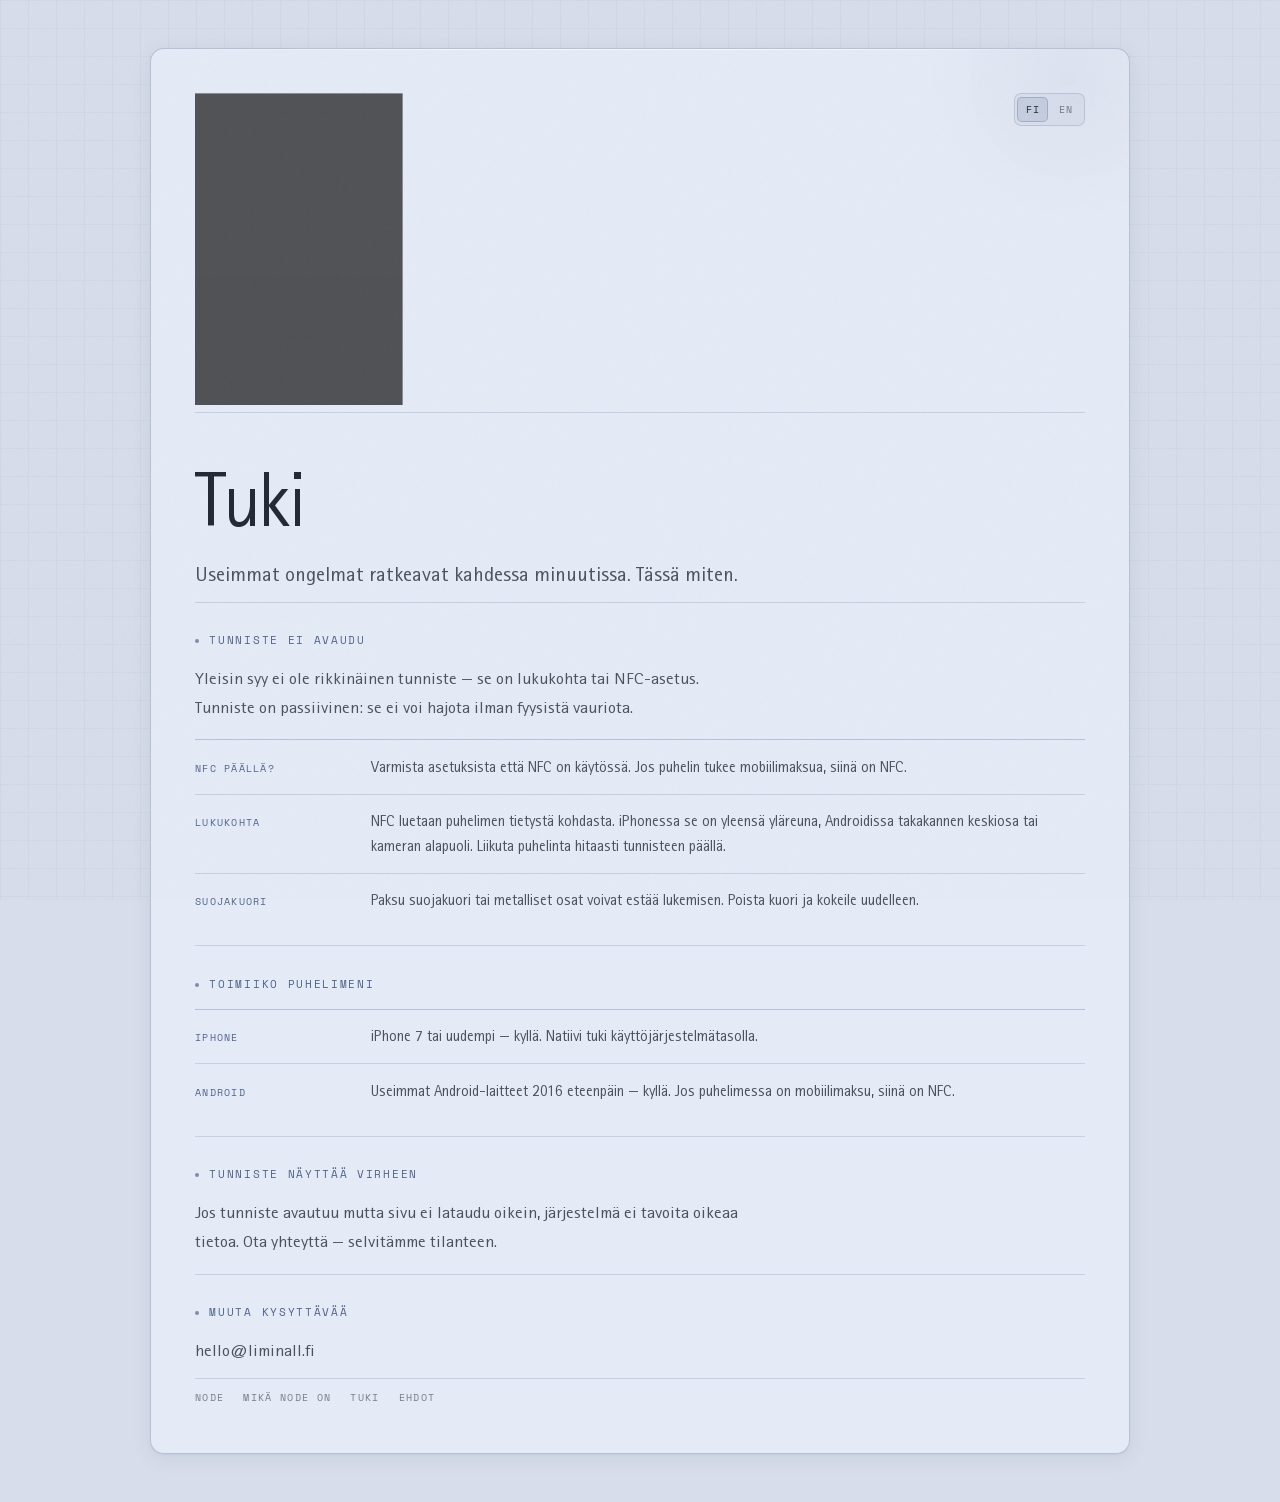
<file: support/index.html>
<!DOCTYPE html>
<html lang="fi" data-lang="fi">
<head>
  <meta charset="UTF-8">
  <meta name="viewport" content="width=device-width, initial-scale=1.0">
  <title>Liminall | Tuki</title>
  <meta name="description" content="Apua Liminall Noden käyttöön. NFC-vianetsintä, yhteensopivuus ja yhteydenotot.">
  <link rel="preconnect" href="https://fonts.googleapis.com">
  <link rel="preconnect" href="https://fonts.gstatic.com" crossorigin>
  <link href="https://fonts.googleapis.com/css2?family=Space+Mono&display=swap" rel="stylesheet">
  <link rel="stylesheet" href="/style.css">
  <script type="text/javascript">
    (function(c,l,a,r,i,t,y){
        c[a]=c[a]||function(){(c[a].q=c[a].q||[]).push(arguments)};
        t=l.createElement(r);t.async=1;t.src="https://www.clarity.ms/tag/"+i;
        y=l.getElementsByTagName(r)[0];y.parentNode.insertBefore(t,y);
    })(window, document, "clarity", "script", "vdme3nk2ix");
  </script>
</head>
<body>
  <div class="page-shell">
    <div class="page">
      <main class="panel">

        <div class="panel-top">
          <a class="mark" href="/" aria-label="Liminall">
            <img src="/images/logo.svg" alt="Liminall">
          </a>
          <div class="lang-switch" aria-label="Language switch">
            <button type="button" data-set-lang="fi" aria-pressed="true">FI</button>
            <button type="button" data-set-lang="en" aria-pressed="false">EN</button>
          </div>
        </div>

        <div class="hero">
          <h1>
            <span data-lang="fi">Tuki</span>
            <span data-lang="en">Support</span>
          </h1>
          <p class="lead">
            <span data-lang="fi">Useimmat ongelmat ratkeavat kahdessa minuutissa. Tässä miten.</span>
            <span data-lang="en">Most issues resolve in two minutes. Here's how.</span>
          </p>
        </div>

        <div class="section">
          <div class="sec-label">
            <span data-lang="fi">Tunniste ei avaudu</span>
            <span data-lang="en">Tag not opening</span>
          </div>
          <p class="body-text">
            <span data-lang="fi">Yleisin syy ei ole rikkinäinen tunniste — se on lukukohta tai NFC-asetus. Tunniste on passiivinen: se ei voi hajota ilman fyysistä vauriota.</span>
            <span data-lang="en">The most common reason is not a broken tag — it's the reading position or an NFC setting. The tag is passive: it cannot fail without physical damage.</span>
          </p>
          <div class="r-list">
            <div class="r-row">
              <div class="r-name">
                <span data-lang="fi">NFC päällä?</span>
                <span data-lang="en">NFC on?</span>
              </div>
              <p class="r-desc">
                <span data-lang="fi">Varmista asetuksista että NFC on käytössä. Jos puhelin tukee mobiilimaksua, siinä on NFC.</span>
                <span data-lang="en">Check settings to confirm NFC is enabled. If the phone supports mobile payments, it has NFC.</span>
              </p>
            </div>
            <div class="r-row">
              <div class="r-name">
                <span data-lang="fi">Lukukohta</span>
                <span data-lang="en">Reading point</span>
              </div>
              <p class="r-desc">
                <span data-lang="fi">NFC luetaan puhelimen tietystä kohdasta. iPhonessa se on yleensä yläreuna, Androidissa takakannen keskiosa tai kameran alapuoli. Liikuta puhelinta hitaasti tunnisteen päällä.</span>
                <span data-lang="en">NFC is read from a specific point on the phone. On iPhone it's usually near the top edge, on Android around the center of the back or below the camera. Move the phone slowly over the tag.</span>
              </p>
            </div>
            <div class="r-row">
              <div class="r-name">
                <span data-lang="fi">Suojakuori</span>
                <span data-lang="en">Phone case</span>
              </div>
              <p class="r-desc">
                <span data-lang="fi">Paksu suojakuori tai metalliset osat voivat estää lukemisen. Poista kuori ja kokeile uudelleen.</span>
                <span data-lang="en">A thick case or metal components can block reading. Remove the case and try again.</span>
              </p>
            </div>
          </div>
        </div>

        <div class="section">
          <div class="sec-label">
            <span data-lang="fi">Toimiiko puhelimeni</span>
            <span data-lang="en">Will my phone work</span>
          </div>
          <div class="r-list">
            <div class="r-row">
              <div class="r-name">iPhone</div>
              <p class="r-desc">
                <span data-lang="fi">iPhone 7 tai uudempi — kyllä. Natiivi tuki käyttöjärjestelmätasolla.</span>
                <span data-lang="en">iPhone 7 or newer — yes. Native support at the OS level.</span>
              </p>
            </div>
            <div class="r-row">
              <div class="r-name">Android</div>
              <p class="r-desc">
                <span data-lang="fi">Useimmat Android-laitteet 2016 eteenpäin — kyllä. Jos puhelimessa on mobiilimaksu, siinä on NFC.</span>
                <span data-lang="en">Most Android devices from 2016 onward — yes. If the phone supports mobile payments, it has NFC.</span>
              </p>
            </div>
          </div>
        </div>

        <div class="section">
          <div class="sec-label">
            <span data-lang="fi">Tunniste näyttää virheen</span>
            <span data-lang="en">Tag shows an error</span>
          </div>
          <p class="body-text">
            <span data-lang="fi">Jos tunniste avautuu mutta sivu ei lataudu oikein, järjestelmä ei tavoita oikeaa tietoa. Ota yhteyttä — selvitämme tilanteen.</span>
            <span data-lang="en">If the tag opens but the page doesn't load correctly, the system is not reaching the right information. Contact us — we'll sort it out.</span>
          </p>
        </div>

        <div class="section" style="border-bottom: none; padding-bottom: 0;">
          <div class="sec-label">
            <span data-lang="fi">Muuta kysyttävää</span>
            <span data-lang="en">Other questions</span>
          </div>
          <p class="body-text">
            <span data-lang="fi"><a href="mailto:hello@liminall.fi">hello@liminall.fi</a></span>
            <span data-lang="en"><a href="mailto:hello@liminall.fi">hello@liminall.fi</a></span>
          </p>
        </div>

        <nav class="site-nav" aria-label="Primary">
          <a href="/node/">Node</a>
          <a href="/what/">
            <span data-lang="fi">Mikä Node on</span>
            <span data-lang="en">What Node Is</span>
          </a>
          <a href="/support/">
            <span data-lang="fi">Tuki</span>
            <span data-lang="en">Support</span>
          </a>
          <a href="/terms/">
            <span data-lang="fi">Ehdot</span>
            <span data-lang="en">Terms</span>
          </a>
        </nav>

      </main>
    </div>
  </div>

  <script>
    const root = document.documentElement;
    const buttons = document.querySelectorAll("[data-set-lang]");
    function setLang(lang) {
      root.lang = lang;
      root.dataset.lang = lang;
      buttons.forEach(b => b.setAttribute("aria-pressed", String(b.dataset.setLang === lang)));
    }
    setLang("fi");
    buttons.forEach(b => b.addEventListener("click", () => setLang(b.dataset.setLang)));
  </script>
</body>
</html>
</file>
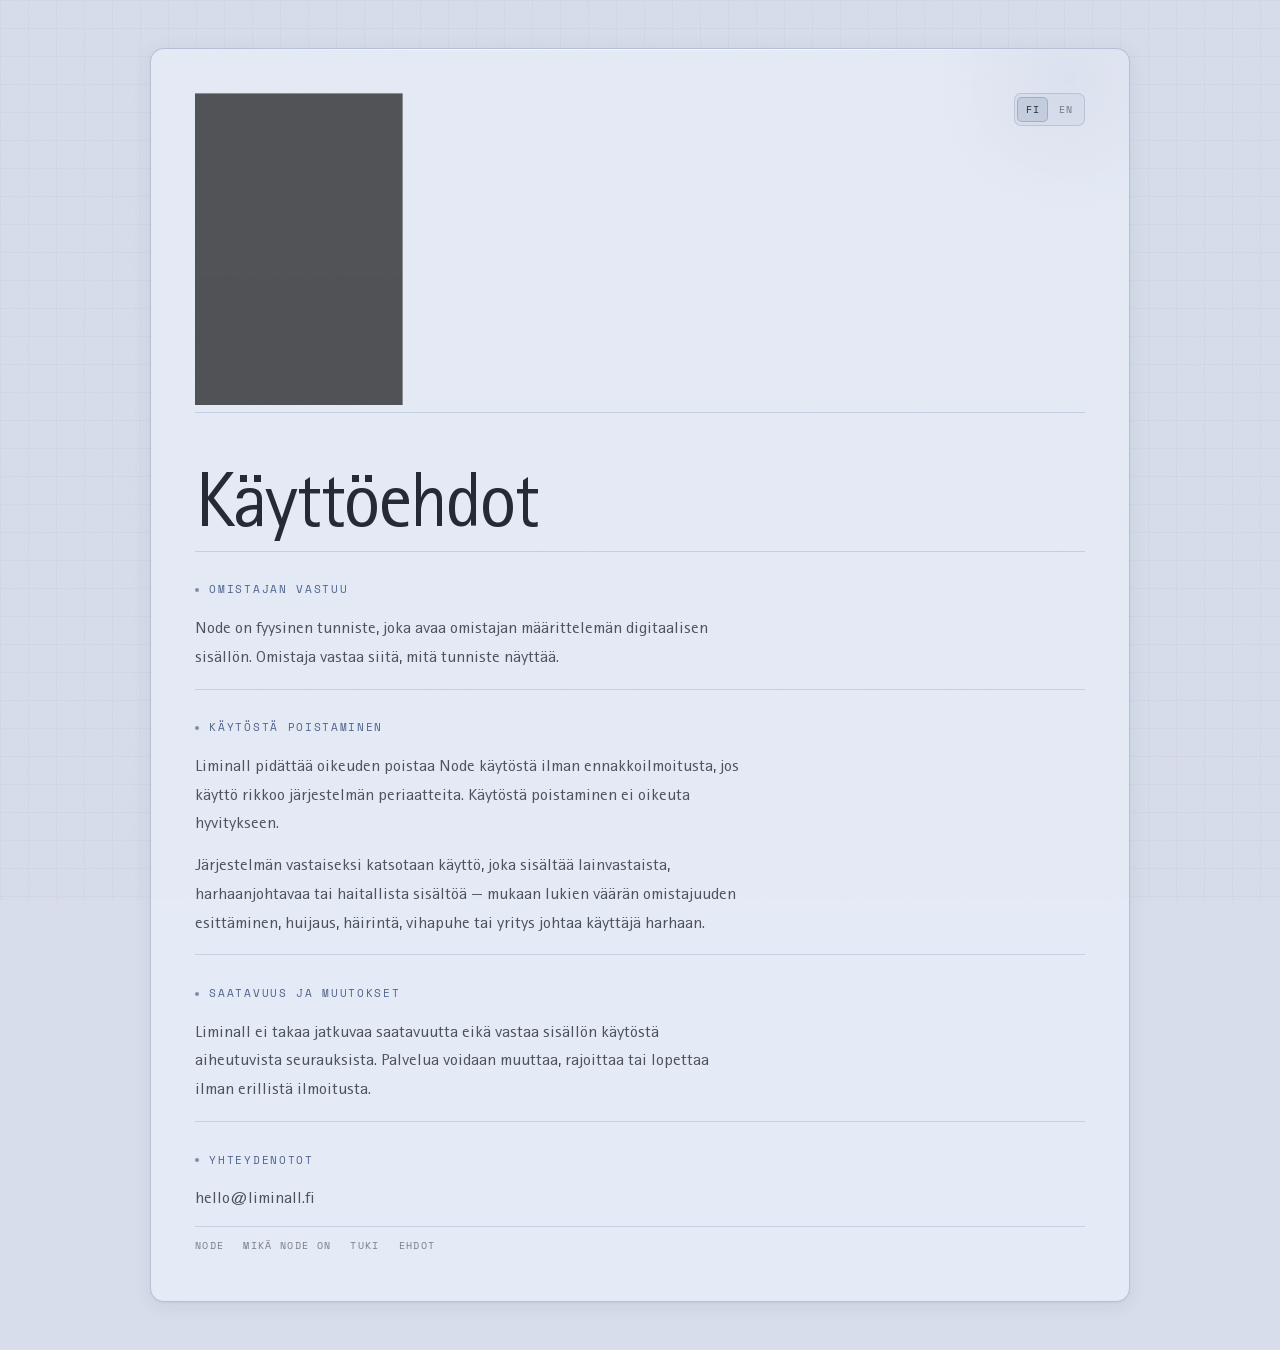
<file: terms/index.html>
<!DOCTYPE html>
<html lang="fi" data-lang="fi">
<head>
  <meta charset="UTF-8">
  <meta name="viewport" content="width=device-width, initial-scale=1.0">
  <title>Liminall | Käyttöehdot</title>
  <meta name="description" content="Liminall Node -järjestelmän käyttöehdot ja periaatteet.">
  <link rel="preconnect" href="https://fonts.googleapis.com">
  <link rel="preconnect" href="https://fonts.gstatic.com" crossorigin>
  <link href="https://fonts.googleapis.com/css2?family=Space+Mono&display=swap" rel="stylesheet">
  <link rel="stylesheet" href="/style.css">
  <script type="text/javascript">
    (function(c,l,a,r,i,t,y){
        c[a]=c[a]||function(){(c[a].q=c[a].q||[]).push(arguments)};
        t=l.createElement(r);t.async=1;t.src="https://www.clarity.ms/tag/"+i;
        y=l.getElementsByTagName(r)[0];y.parentNode.insertBefore(t,y);
    })(window, document, "clarity", "script", "vdme3nk2ix");
  </script>
</head>
<body>
  <div class="page-shell">
    <div class="page">
      <main class="panel">

        <div class="panel-top">
          <a class="mark" href="/" aria-label="Liminall">
            <img src="/images/logo.svg" alt="Liminall">
          </a>
          <div class="lang-switch" aria-label="Language switch">
            <button type="button" data-set-lang="fi" aria-pressed="true">FI</button>
            <button type="button" data-set-lang="en" aria-pressed="false">EN</button>
          </div>
        </div>

        <div class="hero">
          <h1>
            <span data-lang="fi">Käyttöehdot</span>
            <span data-lang="en">Terms</span>
          </h1>
        </div>

        <div class="section">
          <div class="sec-label">
            <span data-lang="fi">Omistajan vastuu</span>
            <span data-lang="en">Owner responsibility</span>
          </div>
          <p class="body-text">
            <span data-lang="fi">Node on fyysinen tunniste, joka avaa omistajan määrittelemän digitaalisen sisällön. Omistaja vastaa siitä, mitä tunniste näyttää.</span>
            <span data-lang="en">Node is a physical identifier that opens digital content defined by the owner. The owner is responsible for what the tag shows.</span>
          </p>
        </div>

        <div class="section">
          <div class="sec-label">
            <span data-lang="fi">Käytöstä poistaminen</span>
            <span data-lang="en">Disabling</span>
          </div>
          <p class="body-text">
            <span data-lang="fi">Liminall pidättää oikeuden poistaa Node käytöstä ilman ennakkoilmoitusta, jos käyttö rikkoo järjestelmän periaatteita. Käytöstä poistaminen ei oikeuta hyvitykseen.</span>
            <span data-lang="en">Liminall reserves the right to disable a Node without prior notice if its use violates system principles. Disabling does not entitle the owner to a refund.</span>
          </p>
          <p class="body-text">
            <span data-lang="fi">Järjestelmän vastaiseksi katsotaan käyttö, joka sisältää lainvastaista, harhaanjohtavaa tai haitallista sisältöä — mukaan lukien väärän omistajuuden esittäminen, huijaus, häirintä, vihapuhe tai yritys johtaa käyttäjä harhaan.</span>
            <span data-lang="en">Use contrary to system principles includes content that is unlawful, misleading, or harmful — including false claims of ownership, fraud, harassment, hate speech, or attempts to mislead users.</span>
          </p>
        </div>

        <div class="section">
          <div class="sec-label">
            <span data-lang="fi">Saatavuus ja muutokset</span>
            <span data-lang="en">Availability and changes</span>
          </div>
          <p class="body-text">
            <span data-lang="fi">Liminall ei takaa jatkuvaa saatavuutta eikä vastaa sisällön käytöstä aiheutuvista seurauksista. Palvelua voidaan muuttaa, rajoittaa tai lopettaa ilman erillistä ilmoitusta.</span>
            <span data-lang="en">Liminall does not guarantee continuous availability and is not responsible for consequences arising from the use of the content. The service may be changed, restricted, or discontinued without separate notice.</span>
          </p>
        </div>

        <div class="section" style="border-bottom: none; padding-bottom: 0;">
          <div class="sec-label">
            <span data-lang="fi">Yhteydenotot</span>
            <span data-lang="en">Contact</span>
          </div>
          <p class="body-text">
            <span data-lang="fi"><a href="mailto:hello@liminall.fi">hello@liminall.fi</a></span>
            <span data-lang="en"><a href="mailto:hello@liminall.fi">hello@liminall.fi</a></span>
          </p>
        </div>

        <nav class="site-nav" aria-label="Primary">
          <a href="/node/">Node</a>
          <a href="/what/">
            <span data-lang="fi">Mikä Node on</span>
            <span data-lang="en">What Node Is</span>
          </a>
          <a href="/support/">
            <span data-lang="fi">Tuki</span>
            <span data-lang="en">Support</span>
          </a>
          <a href="/terms/">
            <span data-lang="fi">Ehdot</span>
            <span data-lang="en">Terms</span>
          </a>
        </nav>

      </main>
    </div>
  </div>

  <script>
    const root = document.documentElement;
    const buttons = document.querySelectorAll("[data-set-lang]");
    function setLang(lang) {
      root.lang = lang;
      root.dataset.lang = lang;
      buttons.forEach(b => b.setAttribute("aria-pressed", String(b.dataset.setLang === lang)));
    }
    setLang("fi");
    buttons.forEach(b => b.addEventListener("click", () => setLang(b.dataset.setLang)));
  </script>
</body>
</html>
</file>
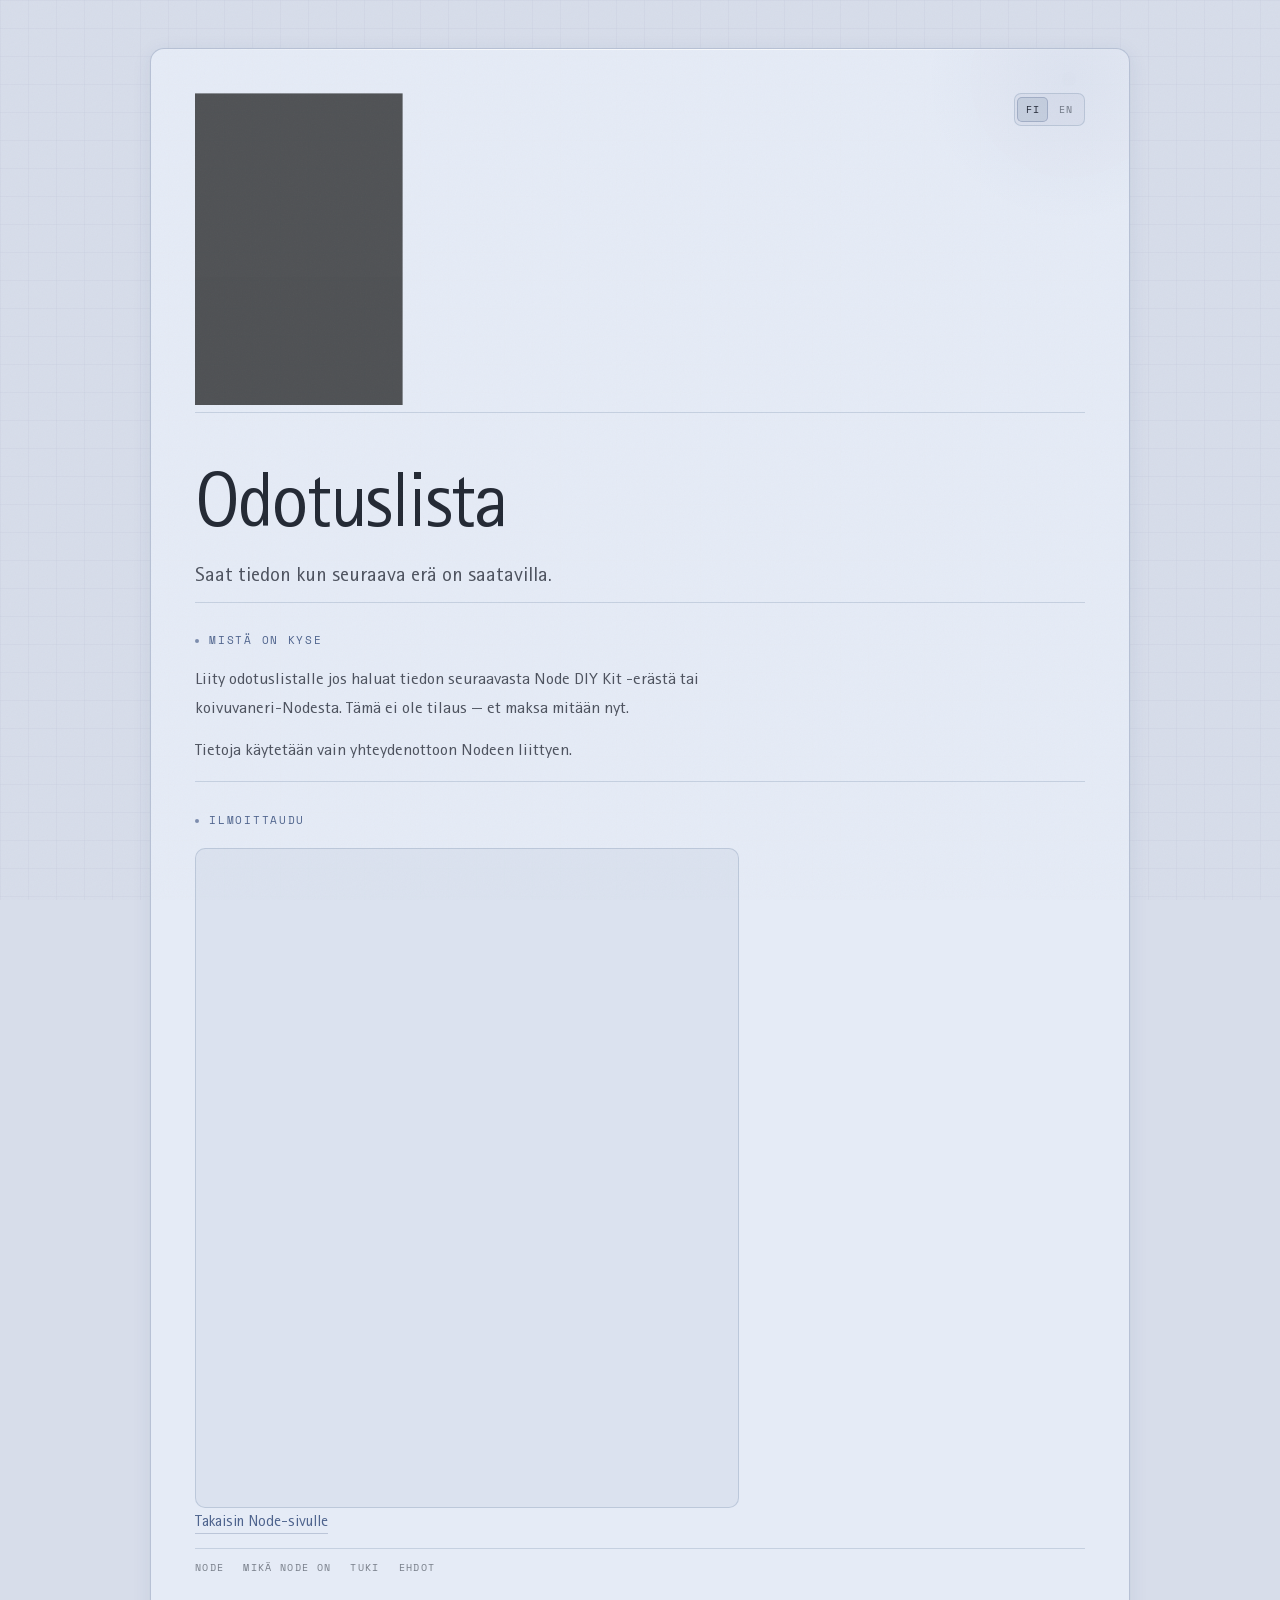
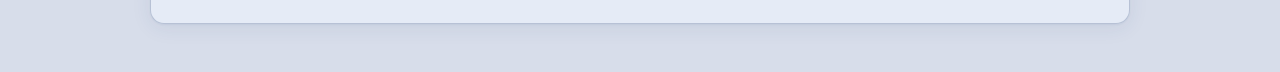
<file: waitlist/index.html>
<!DOCTYPE html>
<html lang="fi" data-lang="fi">
<head>
  <meta charset="UTF-8">
  <meta name="viewport" content="width=device-width, initial-scale=1.0">
  <title>Liminall | Odotuslista</title>
  <meta name="description" content="Liity Liminall Node -odotuslistalle. Saat tiedon seuraavasta DIY Kit -erästä tai koivuvaneri-Nodesta.">
  <link rel="preconnect" href="https://fonts.googleapis.com">
  <link rel="preconnect" href="https://fonts.gstatic.com" crossorigin>
  <link href="https://fonts.googleapis.com/css2?family=Space+Mono&display=swap" rel="stylesheet">
  <link rel="stylesheet" href="/style.css">
  <script type="text/javascript">
    (function(c,l,a,r,i,t,y){
        c[a]=c[a]||function(){(c[a].q=c[a].q||[]).push(arguments)};
        t=l.createElement(r);t.async=1;t.src="https://www.clarity.ms/tag/"+i;
        y=l.getElementsByTagName(r)[0];y.parentNode.insertBefore(t,y);
    })(window, document, "clarity", "script", "vdme3nk2ix");
  </script>
</head>
<body>
  <div class="page-shell">
    <div class="page">
      <main class="panel">

        <div class="panel-top">
          <a class="mark" href="/" aria-label="Liminall">
            <img src="/images/logo.svg" alt="Liminall">
          </a>
          <div class="lang-switch" aria-label="Language switch">
            <button type="button" data-set-lang="fi" aria-pressed="true">FI</button>
            <button type="button" data-set-lang="en" aria-pressed="false">EN</button>
          </div>
        </div>

        <div class="hero">
          <h1>
            <span data-lang="fi">Odotuslista</span>
            <span data-lang="en">Waitlist</span>
          </h1>
          <p class="lead">
            <span data-lang="fi">Saat tiedon kun seuraava erä on saatavilla.</span>
            <span data-lang="en">You'll be notified when the next batch is available.</span>
          </p>
        </div>

        <div class="section">
          <div class="sec-label">
            <span data-lang="fi">Mistä on kyse</span>
            <span data-lang="en">What this is</span>
          </div>
          <p class="body-text">
            <span data-lang="fi">Liity odotuslistalle jos haluat tiedon seuraavasta Node DIY Kit -erästä tai koivuvaneri-Nodesta. Tämä ei ole tilaus — et maksa mitään nyt.</span>
            <span data-lang="en">Join the waitlist if you want to be notified about the next Node DIY Kit batch or birch plywood Node. This is not an order — you pay nothing now.</span>
          </p>
          <p class="body-text">
            <span data-lang="fi">Tietoja käytetään vain yhteydenottoon Nodeen liittyen.</span>
            <span data-lang="en">Your information is used only to contact you about Node.</span>
          </p>
        </div>

        <div class="section" style="border-bottom: none; padding-bottom: 0;">
          <div class="sec-label">
            <span data-lang="fi">Ilmoittaudu</span>
            <span data-lang="en">Sign up</span>
          </div>
          <div class="order-form">
            <iframe data-tally-src="https://tally.so/embed/KYvkB8?alignLeft=1&hideTitle=1&transparentBackground=1&dynamicHeight=1" loading="lazy" width="100%" height="626" frameborder="0" marginheight="0" marginwidth="0" title="Liminall Node waiting list"></iframe>
          </div>
          <p>
            <a class="secondary-link" href="/node/">
              <span data-lang="fi">Takaisin Node-sivulle</span>
              <span data-lang="en">Back to Node</span>
            </a>
          </p>
        </div>

        <nav class="site-nav" aria-label="Primary">
          <a href="/node/">Node</a>
          <a href="/what/">
            <span data-lang="fi">Mikä Node on</span>
            <span data-lang="en">What Node Is</span>
          </a>
          <a href="/support/">
            <span data-lang="fi">Tuki</span>
            <span data-lang="en">Support</span>
          </a>
          <a href="/terms/">
            <span data-lang="fi">Ehdot</span>
            <span data-lang="en">Terms</span>
          </a>
        </nav>

      </main>
    </div>
  </div>

  <script>
    const root = document.documentElement;
    const buttons = document.querySelectorAll("[data-set-lang]");
    function setLang(lang) {
      root.lang = lang;
      root.dataset.lang = lang;
      buttons.forEach(b => b.setAttribute("aria-pressed", String(b.dataset.setLang === lang)));
    }
    setLang("fi");
    buttons.forEach(b => b.addEventListener("click", () => setLang(b.dataset.setLang)));
  </script>

  <script>
    var d = document;
    var w = "https://tally.so/widgets/embed.js";
    var v = function () {
      if (typeof Tally !== "undefined") {
        Tally.loadEmbeds();
      } else {
        d.querySelectorAll("iframe[data-tally-src]:not([src])").forEach(function (e) {
          e.src = e.dataset.tallySrc;
        });
      }
    };
    if (typeof Tally !== "undefined") { v(); }
    else if (d.querySelector('script[src="' + w + '"]') == null) {
      var s = d.createElement("script"); s.src = w; s.onload = v; s.onerror = v; d.body.appendChild(s);
    }
  </script>
</body>
</html>
</file>
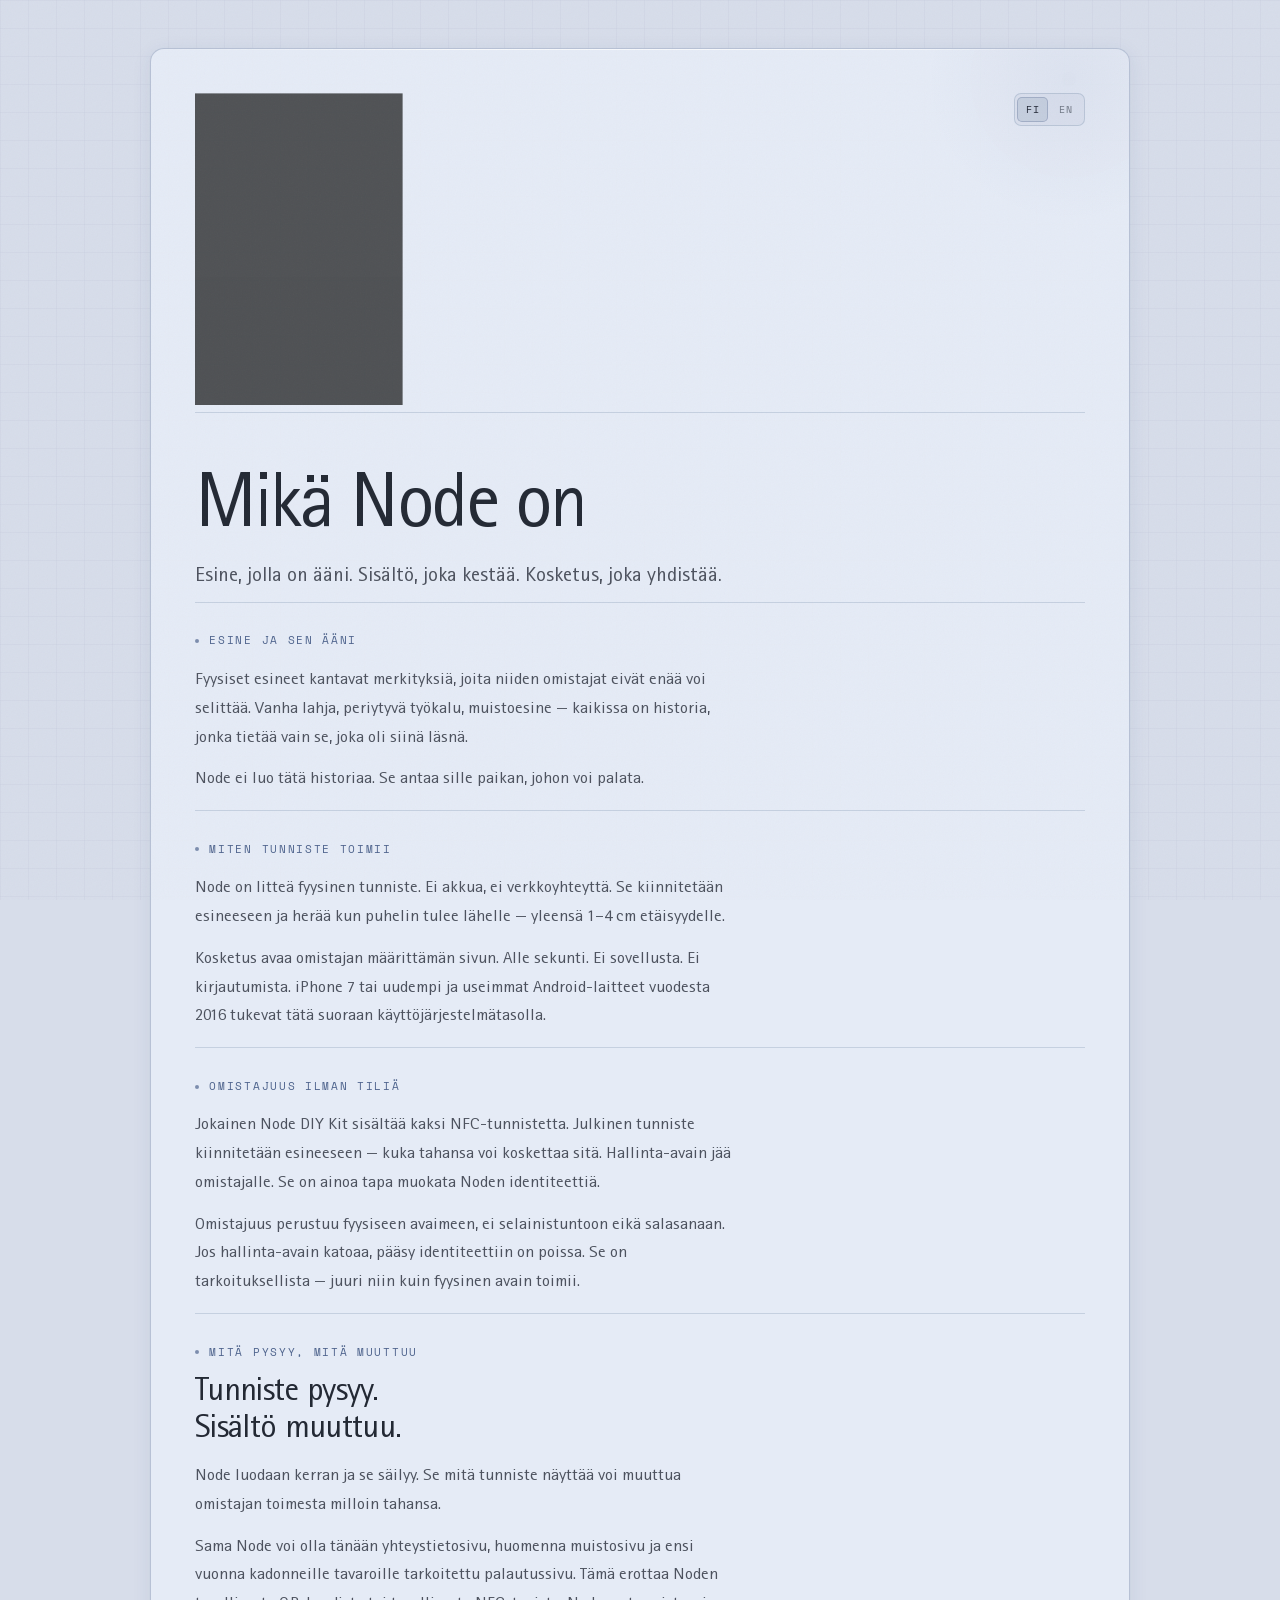
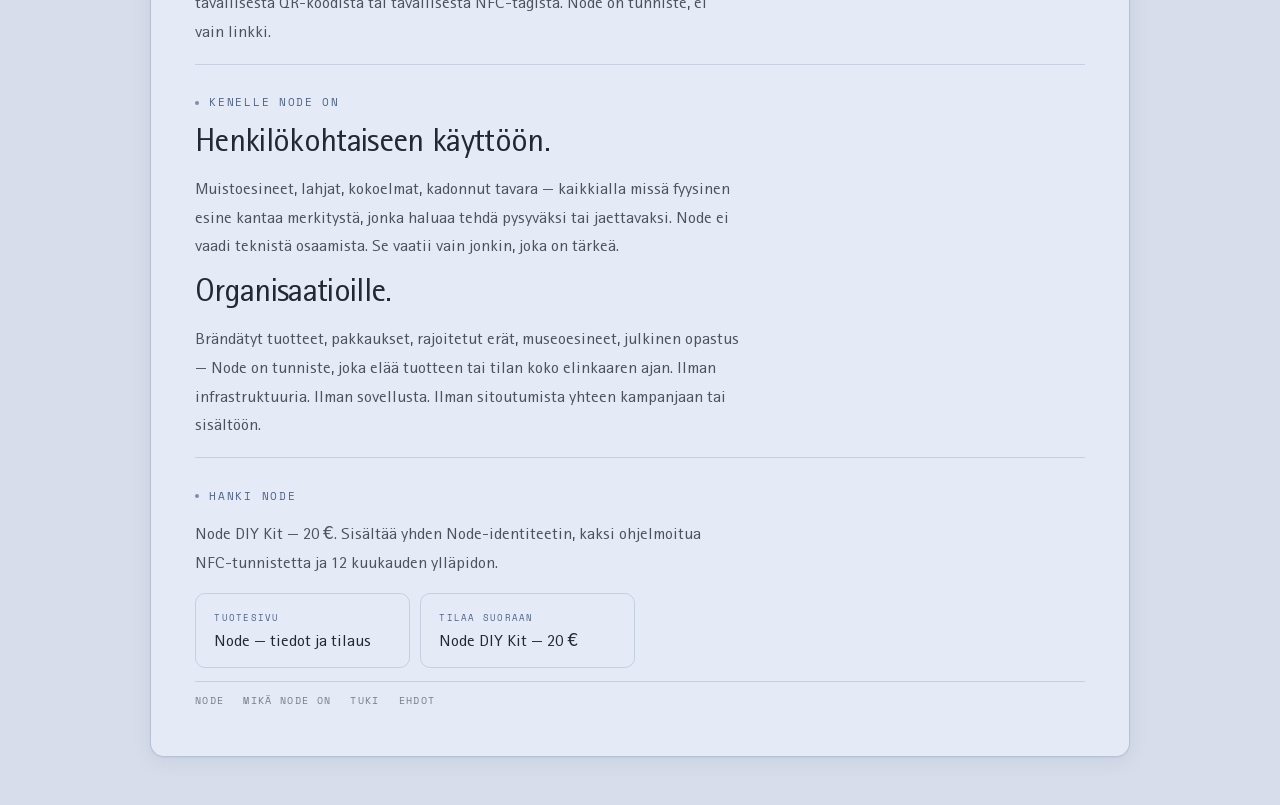
<file: what/index.html>
<!DOCTYPE html>
<html lang="fi" data-lang="fi">
<head>
  <meta charset="UTF-8">
  <meta name="viewport" content="width=device-width, initial-scale=1.0">
  <title>Liminall | Mikä Node on</title>
  <meta name="description" content="Node on NFC-pohjainen fyysinen tunniste, joka antaa esineelle pysyvän digitaalisen identiteetin. Passiivinen, omistajan hallitsema, puhelimen kosketuksella avautuva.">
  <meta property="og:type" content="website">
  <meta property="og:url" content="https://liminall.fi/what/">
  <meta property="og:title" content="Liminall | Mikä Node on">
  <meta property="og:description" content="Node on NFC-pohjainen fyysinen tunniste, joka antaa esineelle pysyvän digitaalisen identiteetin.">
  <link rel="canonical" href="https://liminall.fi/what/">
  <link rel="preconnect" href="https://fonts.googleapis.com">
  <link rel="preconnect" href="https://fonts.gstatic.com" crossorigin>
  <link href="https://fonts.googleapis.com/css2?family=Space+Mono&display=swap" rel="stylesheet">
  <link rel="stylesheet" href="/style.css">
  <script type="text/javascript">
    (function(c,l,a,r,i,t,y){
        c[a]=c[a]||function(){(c[a].q=c[a].q||[]).push(arguments)};
        t=l.createElement(r);t.async=1;t.src="https://www.clarity.ms/tag/"+i;
        y=l.getElementsByTagName(r)[0];y.parentNode.insertBefore(t,y);
    })(window, document, "clarity", "script", "vdme3nk2ix");
  </script>
</head>
<body>
  <div class="page-shell">
    <div class="page">
      <main class="panel">

        <div class="panel-top">
          <a class="mark" href="/" aria-label="Liminall">
            <img src="/images/logo.svg" alt="Liminall">
          </a>
          <div class="lang-switch" aria-label="Language switch">
            <button type="button" data-set-lang="fi" aria-pressed="true">FI</button>
            <button type="button" data-set-lang="en" aria-pressed="false">EN</button>
          </div>
        </div>

        <div class="hero">
          <h1>
            <span data-lang="fi">Mikä Node on</span>
            <span data-lang="en">What Node Is</span>
          </h1>
          <p class="lead">
            <span data-lang="fi">Esine, jolla on ääni. Sisältö, joka kestää. Kosketus, joka yhdistää.</span>
            <span data-lang="en">An object with a voice. Content that lasts. A touch that connects.</span>
          </p>
        </div>

        <div class="section">
          <div class="sec-label">
            <span data-lang="fi">Esine ja sen ääni</span>
            <span data-lang="en">An object and its voice</span>
          </div>
          <p class="body-text">
            <span data-lang="fi">Fyysiset esineet kantavat merkityksiä, joita niiden omistajat eivät enää voi selittää. Vanha lahja, periytyvä työkalu, muistoesine — kaikissa on historia, jonka tietää vain se, joka oli siinä läsnä.</span>
            <span data-lang="en">Physical objects carry meanings their owners can no longer explain. An old gift, an inherited tool, a keepsake — each holds a history known only to those who were there.</span>
          </p>
          <p class="body-text">
            <span data-lang="fi">Node ei luo tätä historiaa. Se antaa sille paikan, johon voi palata.</span>
            <span data-lang="en">Node doesn't create that history. It gives it a place to return to.</span>
          </p>
        </div>

        <div class="section">
          <div class="sec-label">
            <span data-lang="fi">Miten tunniste toimii</span>
            <span data-lang="en">How the tag works</span>
          </div>
          <p class="body-text">
            <span data-lang="fi">Node on litteä fyysinen tunniste. Ei akkua, ei verkkoyhteyttä. Se kiinnitetään esineeseen ja herää kun puhelin tulee lähelle — yleensä 1–4 cm etäisyydelle.</span>
            <span data-lang="en">Node is a flat physical tag. No battery, no network connection. It attaches to an object and activates when a phone comes within range — typically 1–4 cm.</span>
          </p>
          <p class="body-text">
            <span data-lang="fi">Kosketus avaa omistajan määrittämän sivun. Alle sekunti. Ei sovellusta. Ei kirjautumista. iPhone 7 tai uudempi ja useimmat Android-laitteet vuodesta 2016 tukevat tätä suoraan käyttöjärjestelmätasolla.</span>
            <span data-lang="en">Touch opens the owner-defined page. Under a second. No app. No login. iPhone 7 and newer, and most Android devices from 2016, support this natively at the OS level.</span>
          </p>
        </div>

        <div class="section">
          <div class="sec-label">
            <span data-lang="fi">Omistajuus ilman tiliä</span>
            <span data-lang="en">Ownership without an account</span>
          </div>
          <p class="body-text">
            <span data-lang="fi">Jokainen Node DIY Kit sisältää kaksi NFC-tunnistetta. Julkinen tunniste kiinnitetään esineeseen — kuka tahansa voi koskettaa sitä. Hallinta-avain jää omistajalle. Se on ainoa tapa muokata Noden identiteettiä.</span>
            <span data-lang="en">Each Node DIY Kit contains two NFC tags. The public tag attaches to the object — anyone can touch it. The control key stays with the owner. It's the only way to edit the Node's identity.</span>
          </p>
          <p class="body-text">
            <span data-lang="fi">Omistajuus perustuu fyysiseen avaimeen, ei selainistuntoon eikä salasanaan. Jos hallinta-avain katoaa, pääsy identiteettiin on poissa. Se on tarkoituksellista — juuri niin kuin fyysinen avain toimii.</span>
            <span data-lang="en">Ownership is based on a physical key, not a browser session or password. If the control key is lost, access to the identity is gone. This is intentional — exactly how a physical key works.</span>
          </p>
        </div>

        <div class="section">
          <div class="sec-label">
            <span data-lang="fi">Mitä pysyy, mitä muuttuu</span>
            <span data-lang="en">What stays, what changes</span>
          </div>
          <p class="sec-heading">
            <span data-lang="fi">Tunniste pysyy.<br>Sisältö muuttuu.</span>
            <span data-lang="en">The tag stays.<br>The content changes.</span>
          </p>
          <p class="body-text">
            <span data-lang="fi">Node luodaan kerran ja se säilyy. Se mitä tunniste näyttää voi muuttua omistajan toimesta milloin tahansa.</span>
            <span data-lang="en">Node is created once and it persists. What the tag shows can be changed by the owner at any time.</span>
          </p>
          <p class="body-text">
            <span data-lang="fi">Sama Node voi olla tänään yhteystietosivu, huomenna muistosivu ja ensi vuonna kadonneille tavaroille tarkoitettu palautussivu. Tämä erottaa Noden tavallisesta QR-koodista tai tavallisesta NFC-tagista. Node on tunniste, ei vain linkki.</span>
            <span data-lang="en">The same Node can be a contact page today, a memorial tomorrow, and a lost-item return page next year. This is what separates Node from an ordinary QR code or plain NFC tag. Node is an identity, not just a link.</span>
          </p>
        </div>

        <div class="section">
          <div class="sec-label">
            <span data-lang="fi">Kenelle Node on</span>
            <span data-lang="en">Who Node is for</span>
          </div>
          <p class="sec-heading">
            <span data-lang="fi">Henkilökohtaiseen käyttöön.</span>
            <span data-lang="en">For personal use.</span>
          </p>
          <p class="body-text">
            <span data-lang="fi">Muistoesineet, lahjat, kokoelmat, kadonnut tavara — kaikkialla missä fyysinen esine kantaa merkitystä, jonka haluaa tehdä pysyväksi tai jaettavaksi. Node ei vaadi teknistä osaamista. Se vaatii vain jonkin, joka on tärkeä.</span>
            <span data-lang="en">Keepsakes, gifts, collections, lost belongings — anywhere a physical object carries meaning worth making persistent or shareable. Node requires no technical skill. It only requires something that matters.</span>
          </p>
          <p class="sec-heading">
            <span data-lang="fi">Organisaatioille.</span>
            <span data-lang="en">For organizations.</span>
          </p>
          <p class="body-text">
            <span data-lang="fi">Brändätyt tuotteet, pakkaukset, rajoitetut erät, museoesineet, julkinen opastus — Node on tunniste, joka elää tuotteen tai tilan koko elinkaaren ajan. Ilman infrastruktuuria. Ilman sovellusta. Ilman sitoutumista yhteen kampanjaan tai sisältöön.</span>
            <span data-lang="en">Branded products, packaging, limited editions, museum objects, public wayfinding — Node is a tag that lives through the entire lifecycle of a product or space. No infrastructure. No app. No commitment to a single campaign or piece of content.</span>
          </p>
        </div>

        <div class="section" style="border-bottom: none; padding-bottom: 0;">
          <div class="sec-label">
            <span data-lang="fi">Hanki Node</span>
            <span data-lang="en">Get Node</span>
          </div>
          <p class="body-text">
            <span data-lang="fi">Node DIY Kit — 20 €. Sisältää yhden Node-identiteetin, kaksi ohjelmoitua NFC-tunnistetta ja 12 kuukauden ylläpidon.</span>
            <span data-lang="en">Node DIY Kit — €20. Includes one Node identity, two programmed NFC tags, and 12 months of upkeep.</span>
          </p>
          <div class="entries">
            <a class="entry-link" href="/node/">
              <span class="entry-tag">
                <span data-lang="fi">Tuotesivu</span>
                <span data-lang="en">Product</span>
              </span>
              <span class="entry-title">
                <span data-lang="fi">Node — tiedot ja tilaus</span>
                <span data-lang="en">Node — details &amp; order</span>
              </span>
            </a>
            <a class="entry-link" href="/buy/">
              <span class="entry-tag">
                <span data-lang="fi">Tilaa suoraan</span>
                <span data-lang="en">Order directly</span>
              </span>
              <span class="entry-title">Node DIY Kit — 20 €</span>
            </a>
          </div>
        </div>

        <nav class="site-nav" aria-label="Primary">
          <a href="/node/">Node</a>
          <a href="/what/">
            <span data-lang="fi">Mikä Node on</span>
            <span data-lang="en">What Node Is</span>
          </a>
          <a href="/support/">
            <span data-lang="fi">Tuki</span>
            <span data-lang="en">Support</span>
          </a>
          <a href="/terms/">
            <span data-lang="fi">Ehdot</span>
            <span data-lang="en">Terms</span>
          </a>
        </nav>

      </main>
    </div>
  </div>

  <script>
    const root = document.documentElement;
    const buttons = document.querySelectorAll("[data-set-lang]");
    function setLang(lang) {
      root.lang = lang;
      root.dataset.lang = lang;
      buttons.forEach(b => b.setAttribute("aria-pressed", String(b.dataset.setLang === lang)));
    }
    setLang("fi");
    buttons.forEach(b => b.addEventListener("click", () => setLang(b.dataset.setLang)));
  </script>
</body>
</html>
</file>
<file: style.css>
/* ── FONTS ─────────────────────────────────────────── */
@font-face {
  font-family: "Rotis";
  src: local("Rotis"), url("/fonts/RotisSansSerif.woff") format("woff");
  font-style: normal;
  font-weight: 400;
  font-display: swap;
}

/* ── TOKENS ─────────────────────────────────────────── */
:root {
  --bg:            #d7ddea;
  --glass:         rgba(232,237,247,0.88);
  --glass-hover:   rgba(232,237,247,0.96);
  --border:        rgba(36,62,112,0.16);
  --border-mid:    rgba(36,62,112,0.24);
  --border-strong: rgba(36,62,112,0.38);
  --text:          rgba(18,24,36,0.92);
  --text-mid:      rgba(18,24,36,0.72);
  --muted:         rgba(18,24,36,0.52);
  --label:         rgba(36,62,112,0.78);
  --accent:        rgba(36,62,112,0.9);
  --pulse:         rgba(36,62,112,0.12);
  --max-width:     980px;
}

/* ── RESET ───────────────────────────────────────────── */
*, *::before, *::after { box-sizing: border-box; margin: 0; padding: 0; }

/* ── BASE ────────────────────────────────────────────── */
html, body { min-height: 100%; }
html { background: var(--bg); }
body {
  font-family: "Rotis", system-ui, sans-serif;
  color: var(--text);
  line-height: 1.6;
  -webkit-font-smoothing: antialiased;
}
a { color: inherit; text-decoration: none; }
button { font: inherit; background: none; border: none; cursor: pointer; color: inherit; padding: 0; appearance: none; -webkit-appearance: none; }
img { display: block; max-width: 100%; }

/* ── BACKGROUND GRID ─────────────────────────────────── */
body::before {
  content: '';
  position: fixed;
  inset: 0;
  pointer-events: none;
  background:
    linear-gradient(rgba(36,62,112,0.06) 1px, transparent 1px),
    linear-gradient(90deg, rgba(36,62,112,0.06) 1px, transparent 1px);
  background-size: 28px 28px;
  opacity: 0.5;
}

/* ── GRAIN TEXTURE ───────────────────────────────────── */
body::after {
  content: '';
  position: fixed;
  inset: 0;
  pointer-events: none;
  z-index: 9999;
  opacity: 0.03;
  background-image: url("data:image/svg+xml,%3Csvg xmlns='http://www.w3.org/2000/svg' width='260' height='260'%3E%3Cfilter id='n'%3E%3CfeTurbulence type='fractalNoise' baseFrequency='0.78' numOctaves='4' stitchTiles='stitch'/%3E%3C/filter%3E%3Crect width='260' height='260' filter='url(%23n)'/%3E%3C/svg%3E");
}

/* ── NFC PULSE ───────────────────────────────────────── */
.nfc-pulse {
  position: fixed;
  right: -12vw;
  top: 50%;
  transform: translateY(-50%);
  width: min(58vw, 500px);
  aspect-ratio: 1;
  pointer-events: none;
  z-index: 0;
}
.nfc-ring {
  position: absolute;
  inset: 0;
  border-radius: 50%;
  border: 1px solid var(--pulse);
  animation: ring-out 7s ease-out infinite;
}
.nfc-ring:nth-child(2) { animation-delay: 2.33s; }
.nfc-ring:nth-child(3) { animation-delay: 4.66s; }

@keyframes ring-out {
  0%   { transform: scale(0.28); opacity: 0.8; }
  70%  { opacity: 0.25; }
  100% { transform: scale(1.0); opacity: 0; }
}

/* ── SHELL ───────────────────────────────────────────── */
.page-shell {
  min-height: 100vh;
  display: flex;
  align-items: center;
  justify-content: center;
  padding: clamp(1.5rem, 4vw, 3rem);
  position: relative;
  z-index: 1;
}

/* ── PAGE WRAPPER ────────────────────────────────────── */
.page {
  width: min(100%, var(--max-width));
  animation: emerge 0.85s cubic-bezier(0.22, 1, 0.36, 1) both;
}

@keyframes emerge {
  from { opacity: 0; transform: translateY(12px); }
  to   { opacity: 1; transform: translateY(0); }
}

/* ── PANEL ───────────────────────────────────────────── */
.panel {
  position: relative;
  display: grid;
  gap: clamp(0.75rem, 1.5vh, 1.25rem);
  padding: clamp(1.5rem, 4vw, 2.75rem);
  border-radius: 14px;
  background: var(--glass);
  border: 1px solid var(--border-mid);
  box-shadow:
    0 1px 2px rgba(36,62,112,0.06),
    0 4px 20px rgba(36,62,112,0.08);
  overflow: hidden;
}

.panel::before {
  content: '';
  position: absolute;
  top: 0; left: 0; right: 0;
  height: 1px;
  background: linear-gradient(90deg,
    transparent 0%,
    rgba(255,255,255,0.65) 30%,
    rgba(255,255,255,0.65) 70%,
    transparent 100%);
  pointer-events: none;
}

.panel::after {
  content: '';
  position: absolute;
  top: -120px; right: -90px;
  width: 300px; height: 300px;
  border-radius: 50%;
  background: radial-gradient(circle, rgba(36,62,112,0.05) 0%, transparent 68%);
  pointer-events: none;
}

/* ── PANEL TOP BAR ───────────────────────────────────── */
.panel-top {
  display: flex;
  align-items: center;
  justify-content: flex-end;
  gap: 1rem;
  padding-bottom: 0.45rem;
  border-bottom: 1px solid var(--border);
}

.panel-top:has(.mark) {
  align-items: flex-start;
  justify-content: space-between;
}

/* ── LOGO MARK ───────────────────────────────────────── */
.mark {
  display: inline-flex;
  align-items: center;
  width: min(13rem, 46vw);
  opacity: 0.88;
  transition: opacity 160ms;
}
.mark:hover { opacity: 1; }
.mark img {
  width: 100%;
  height: auto;
  filter: brightness(0) sepia(1) hue-rotate(195deg) saturate(0.6);
  opacity: 0.75;
}

.mark-hero {
  display: block;
  width: min(20rem, 100%);
  margin: 0 0 1.75rem;
}
.mark-hero img {
  width: 100%;
  height: auto;
  filter: brightness(0) sepia(1) hue-rotate(195deg) saturate(0.6);
  opacity: 0.75;
}

/* ── LANGUAGE SWITCH ─────────────────────────────────── */
.lang-switch {
  display: inline-flex;
  gap: 0.12rem;
  padding: 0.17rem;
  border: 1px solid var(--border);
  border-radius: 7px;
  background: rgba(36,62,112,0.04);
}
.lang-switch button {
  font-family: 'Space Mono', 'Courier New', monospace;
  font-size: 0.62rem;
  letter-spacing: 0.09em;
  padding: 0.3rem 0.54rem;
  border-radius: 5px;
  color: var(--muted);
  transition: color 150ms, background 150ms, box-shadow 150ms;
}
.lang-switch button[aria-pressed="true"] {
  color: var(--text);
  background: rgba(36,62,112,0.10);
  box-shadow: inset 0 0 0 1px rgba(36,62,112,0.22);
}
.lang-switch button:hover:not([aria-pressed="true"]) {
  color: var(--text-mid);
}

/* ── HERO AREA ───────────────────────────────────────── */
.hero-copy {
  width: min(34rem, 100%);
  margin-inline: auto;
}

.hero {
  padding-top: clamp(1.75rem, 4vh, 3rem);
  padding-bottom: clamp(0.75rem, 1.5vh, 1.1rem);
  border-bottom: 1px solid var(--border);
}

/* ── HEADINGS ────────────────────────────────────────── */
h1 {
  font-size: clamp(2.6rem, 6vw, 5.2rem);
  font-weight: 400;
  line-height: 0.97;
  letter-spacing: -0.03em;
  color: var(--text);
  text-wrap: balance;
}

/* Section labels — both old (.hero-copy h2) and new (.sec-label) */
.hero-copy h2,
.sec-label {
  font-family: 'Space Mono', 'Courier New', monospace;
  font-size: 0.66rem;
  font-weight: 400;
  letter-spacing: 0.16em;
  text-transform: uppercase;
  color: var(--label);
  margin-top: clamp(2rem, 4vh, 3rem);
  padding-top: clamp(1.5rem, 3vh, 2rem);
  border-top: 1px solid var(--border);
  display: flex;
  align-items: center;
  gap: 0.65rem;
  line-height: 1.3;
}

.hero-copy h2::before,
.sec-label::before {
  content: '';
  display: inline-block;
  width: 4px;
  height: 4px;
  border-radius: 50%;
  background: var(--accent);
  opacity: 0.6;
  flex-shrink: 0;
}

/* ── LEAD / INTRO TEXT ───────────────────────────────── */
.lead-line {
  margin-top: clamp(1.2rem, 2.5vh, 1.75rem);
  font-size: clamp(1.12rem, 1.75vw, 1.3rem);
  font-weight: 400;
  line-height: 1.38;
  color: var(--text-mid);
  max-width: 34rem;
}

.lead {
  margin-top: clamp(1.2rem, 2.5vh, 1.75rem);
  font-size: clamp(1.12rem, 1.75vw, 1.3rem);
  line-height: 1.38;
  color: var(--text-mid);
  max-width: 34rem;
}

/* ── SECTION HEADING ─────────────────────────────────── */
.sec-heading {
  font-size: clamp(1.45rem, 2.6vw, 2.1rem);
  font-weight: 400;
  line-height: 1.12;
  letter-spacing: -0.02em;
  color: var(--text);
  margin-top: 0.65rem;
  margin-bottom: 0.85rem;
}

/* ── BODY TEXT ───────────────────────────────────────── */
.summary,
.body-text {
  font-size: clamp(0.98rem, 1.5vw, 1.06rem);
  line-height: 1.70;
  color: var(--text-mid);
  max-width: 34rem;
  margin-top: 1rem;
}

.summary + .summary,
.body-text + .body-text { margin-top: 0.8rem; }

/* Section wrapper */
.section {
  padding: clamp(1.1rem, 2vh, 1.5rem) 0;
  border-bottom: 1px solid var(--border);
}
.section:last-of-type { border-bottom: none; }

/* Sec-label is always first child of .section — reset its own spacing
   since the section's padding already provides the breathing room */
.section .sec-label {
  margin-top: 0;
  padding-top: 0;
  border-top: none;
}

/* ── RENDERING LIST ──────────────────────────────────── */
.r-list {
  margin-top: 1.1rem;
  border-top: 1px solid var(--border-mid);
}
.r-row {
  display: grid;
  grid-template-columns: 9.5rem 1fr;
  gap: 1.5rem;
  padding: 0.9rem 0;
  border-bottom: 1px solid var(--border);
  align-items: baseline;
}
.r-row:last-child { border-bottom: none; }
.r-name {
  font-family: 'Space Mono', 'Courier New', monospace;
  font-size: 0.61rem;
  letter-spacing: 0.13em;
  text-transform: uppercase;
  color: var(--label);
  padding-top: 0.15rem;
}
.r-desc {
  font-size: 0.95rem;
  line-height: 1.62;
  color: var(--text-mid);
  margin-top: 0;
}

/* ── ENTRY LINKS ─────────────────────────────────────── */
.entries {
  display: grid;
  grid-template-columns: repeat(auto-fill, minmax(185px, 1fr));
  gap: 0.65rem;
  margin-top: 1rem;
}
.entry-link {
  display: flex;
  flex-direction: column;
  gap: 0.3rem;
  padding: 1rem 1.15rem;
  border: 1px solid var(--border);
  border-radius: 10px;
  background: transparent;
  transition: background 200ms, border-color 200ms;
}
.entry-link:hover {
  background: rgba(36,62,112,0.05);
  border-color: var(--border-mid);
}
.entry-tag {
  font-family: 'Space Mono', 'Courier New', monospace;
  font-size: 0.59rem;
  letter-spacing: 0.13em;
  text-transform: uppercase;
  color: var(--label);
}
.entry-title {
  font-size: 1.06rem;
  font-weight: 400;
  color: var(--text);
  line-height: 1.22;
}

/* ── PRICING ─────────────────────────────────────────── */
.price-line {
  color: var(--text);
  font-size: 1.05rem;
  font-weight: 400;
  line-height: 1.4;
  margin-top: 1rem;
}
.inclusion-line {
  color: var(--text-mid);
  font-size: 0.97rem;
  line-height: 1.55;
  margin-top: 0.3rem;
}

.pricing-cluster {
  width: 100%;
  max-width: 34rem;
}
.pricing-cluster::before {
  content: '';
  display: block;
  border-top: 1px solid var(--border);
  margin: 1rem 0;
}
.pricing-cluster > p { margin: 0; }
.pricing-cluster > .price-line + .inclusion-line { margin-top: 0.3rem; }

/* ── ORDER BLOCKS ────────────────────────────────────── */
.order-summary,
.order-form {
  width: 100%;
  max-width: 34rem;
  margin-top: 1.25rem;
  padding: 1rem;
  border-radius: 10px;
  background: rgba(36,62,112,0.05);
  border: 1px solid var(--border);
}
.order-summary > :first-child,
.order-form > :first-child { margin-top: 0; }
.order-form { display: grid; gap: 0.9rem; }

/* ── FORM ELEMENTS ───────────────────────────────────── */
.form-row { display: grid; gap: 0.35rem; }
.form-row label {
  color: var(--text);
  font-size: 0.94rem;
  line-height: 1.4;
}
.form-row input,
.form-row textarea,
.form-row select {
  width: 100%;
  padding: 0.78rem 0.92rem;
  color: var(--text);
  font: inherit;
  line-height: 1.5;
  background: rgba(36,62,112,0.04);
  border: 1px solid var(--border-strong);
  border-radius: 8px;
  outline: none;
  transition: border-color 160ms, background 160ms;
}
.form-row textarea { min-height: 7.5rem; resize: vertical; }
.form-row input:focus,
.form-row textarea:focus,
.form-row select:focus {
  background: rgba(36,62,112,0.08);
  border-color: rgba(36,62,112,0.55);
}

/* ── NOTES ───────────────────────────────────────────── */
.form-note {
  width: 100%;
  max-width: 34rem;
  margin-top: 1rem;
  font-size: 0.95rem;
  color: var(--muted);
  line-height: 1.64;
}
.success-note {
  color: var(--text);
  font-size: 1.05rem;
  line-height: 1.55;
  margin-top: 1rem;
}

/* ── LINKS ───────────────────────────────────────────── */
.cta-link {
  display: inline-flex;
  align-items: center;
  justify-content: center;
  min-height: 2.5rem;
  padding: 0.62rem 0.9rem;
  border-radius: 8px;
  color: var(--text);
  background: rgba(36,62,112,0.08);
  border: 1px solid var(--border-strong);
  transition: background 160ms, border-color 160ms;
}
.cta-link:hover {
  background: rgba(36,62,112,0.14);
  border-color: rgba(36,62,112,0.5);
}

.secondary-link {
  display: inline-flex;
  align-items: center;
  color: var(--label);
  border-bottom: 1px solid rgba(36,62,112,0.22);
  transition: color 160ms, border-color 160ms;
}
.secondary-link:hover {
  color: var(--text);
  border-color: var(--border-strong);
}

/* ── DIVIDERS ────────────────────────────────────────── */
.nav-divider {
  width: 100%;
}
.nav-divider::before {
  content: '';
  display: block;
  border-top: 1px solid var(--border);
  margin-bottom: 0.7rem;
}

hr {
  border: none;
  border-top: 1px solid var(--border);
}

/* ── SITE NAV ────────────────────────────────────────── */
.site-nav {
  display: flex;
  align-items: center;
  gap: 1.2rem;
  flex-wrap: wrap;
  font-family: 'Space Mono', 'Courier New', monospace;
  font-size: 0.63rem;
  letter-spacing: 0.13em;
  text-transform: uppercase;
  color: var(--muted);
  border-top: 1px solid var(--border);
  padding-top: 0.7rem;
}
.site-nav a {
  padding-bottom: 0.1rem;
  border-bottom: 1px solid transparent;
  transition: color 150ms, border-color 150ms;
}
.site-nav a:hover {
  color: var(--text);
  border-color: var(--border-mid);
}

/* ── RESPONSIVE ──────────────────────────────────────── */
@media (max-width: 720px) {
  .page-shell { padding: 1rem; }
  .panel { gap: 1.5rem; padding: 1.25rem; }
  .panel-top { flex-direction: row; align-items: center; justify-content: flex-end; }
  .panel-top:has(.mark) { flex-direction: column; align-items: flex-start; }
  .mark { width: min(12rem, 52vw); }
  .mark-hero { width: min(17rem, calc(100vw - 2.5rem)); }
  .hero-copy { width: min(24rem, 100%); }
  .site-nav { gap: 0.9rem; }
  .order-summary, .order-form { padding: 0.9rem; }
  .r-row { grid-template-columns: 7.5rem 1fr; gap: 1rem; }
  .entries { grid-template-columns: 1fr; }
  .nfc-pulse { display: none; }
}

/* ── LANGUAGE VISIBILITY ─────────────────────────────── */
[data-lang]:not(html) { display: none; }

html[data-lang="fi"] [data-lang="fi"],
html[data-lang="en"] [data-lang="en"] { display: inline; }

html[data-lang="fi"] h1 [data-lang="fi"],
html[data-lang="en"] h1 [data-lang="en"],
html[data-lang="fi"] .lead [data-lang="fi"],
html[data-lang="en"] .lead [data-lang="en"],
html[data-lang="fi"] .lead-line [data-lang="fi"],
html[data-lang="en"] .lead-line [data-lang="en"],
html[data-lang="fi"] .hero-copy h2 [data-lang="fi"],
html[data-lang="en"] .hero-copy h2 [data-lang="en"],
html[data-lang="fi"] .sec-label [data-lang="fi"],
html[data-lang="en"] .sec-label [data-lang="en"],
html[data-lang="fi"] .sec-heading [data-lang="fi"],
html[data-lang="en"] .sec-heading [data-lang="en"],
html[data-lang="fi"] .summary [data-lang="fi"],
html[data-lang="en"] .summary [data-lang="en"],
html[data-lang="fi"] .body-text [data-lang="fi"],
html[data-lang="en"] .body-text [data-lang="en"],
html[data-lang="fi"] .r-desc [data-lang="fi"],
html[data-lang="en"] .r-desc [data-lang="en"],
html[data-lang="fi"] .hero-copy > p [data-lang="fi"],
html[data-lang="en"] .hero-copy > p [data-lang="en"] { display: block; }

html[data-lang="fi"] .site-nav a [data-lang="fi"],
html[data-lang="en"] .site-nav a [data-lang="en"] { display: inline; }
</file>
